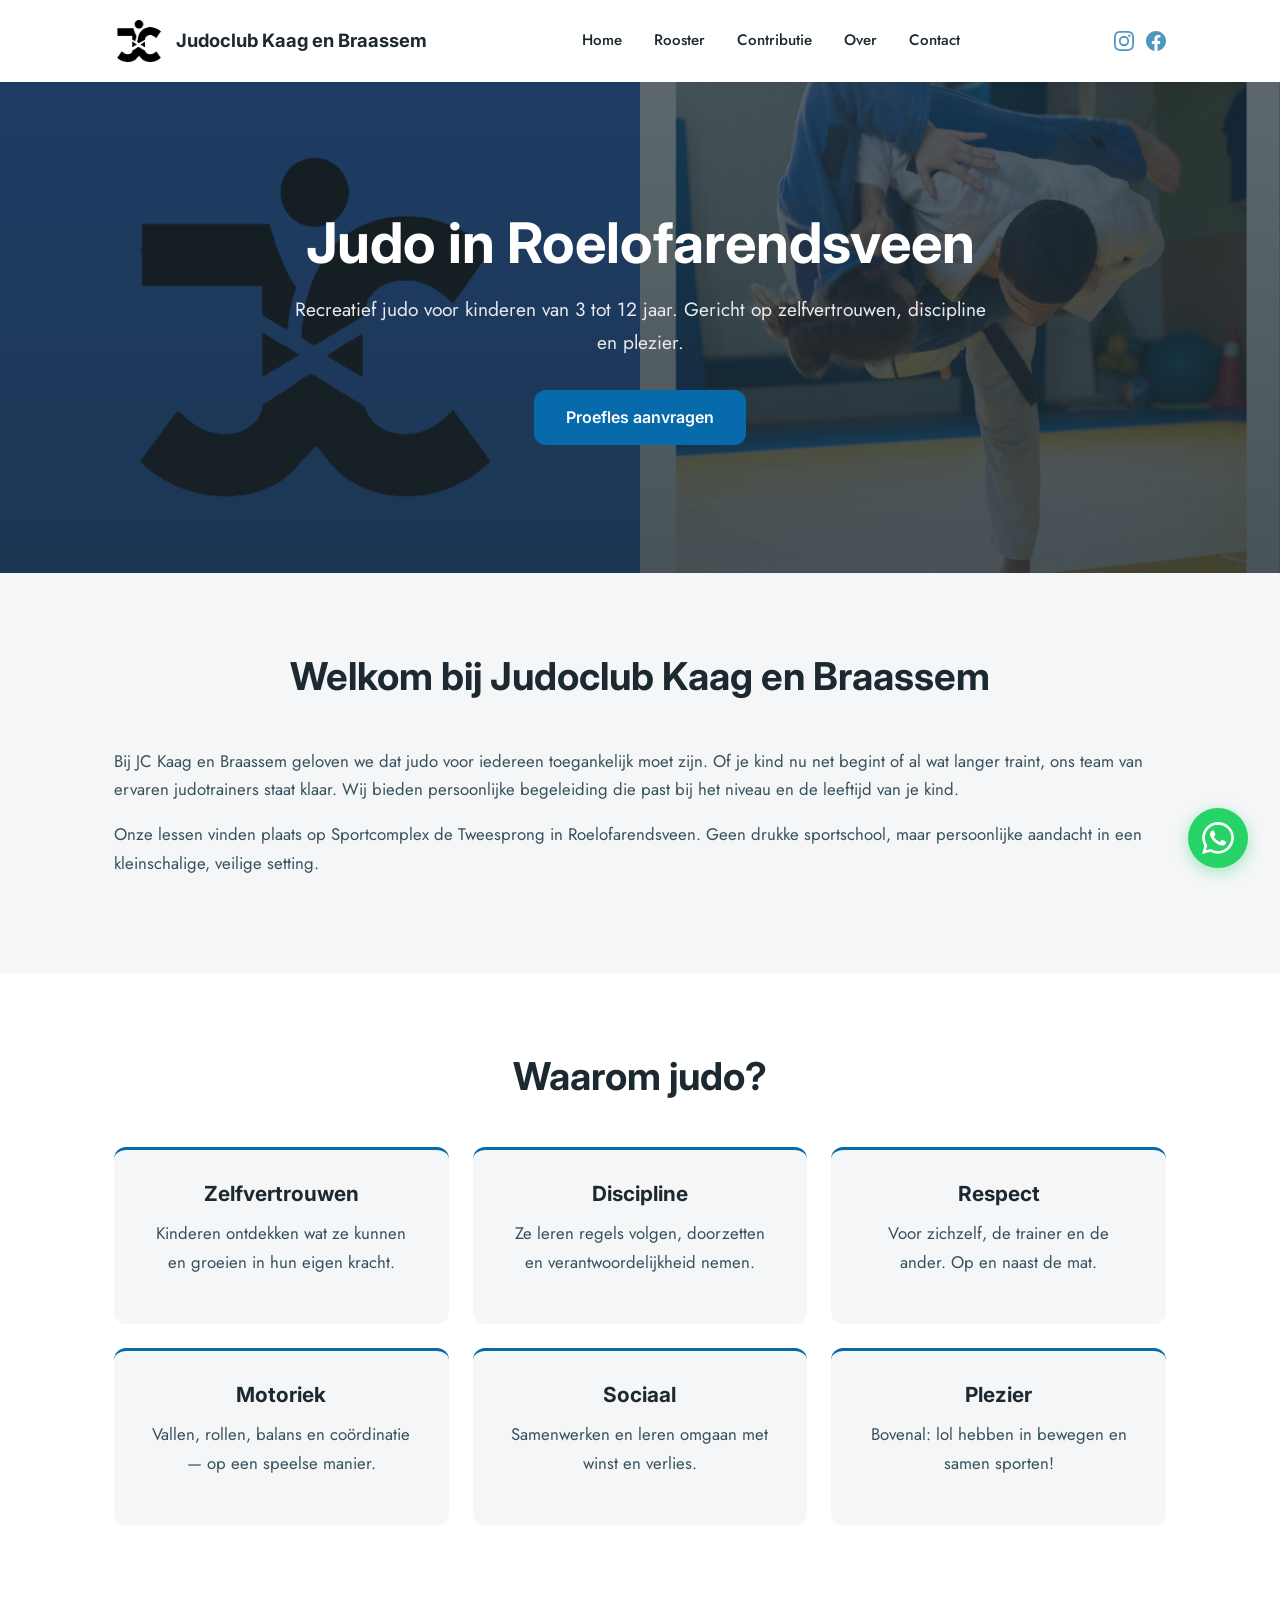
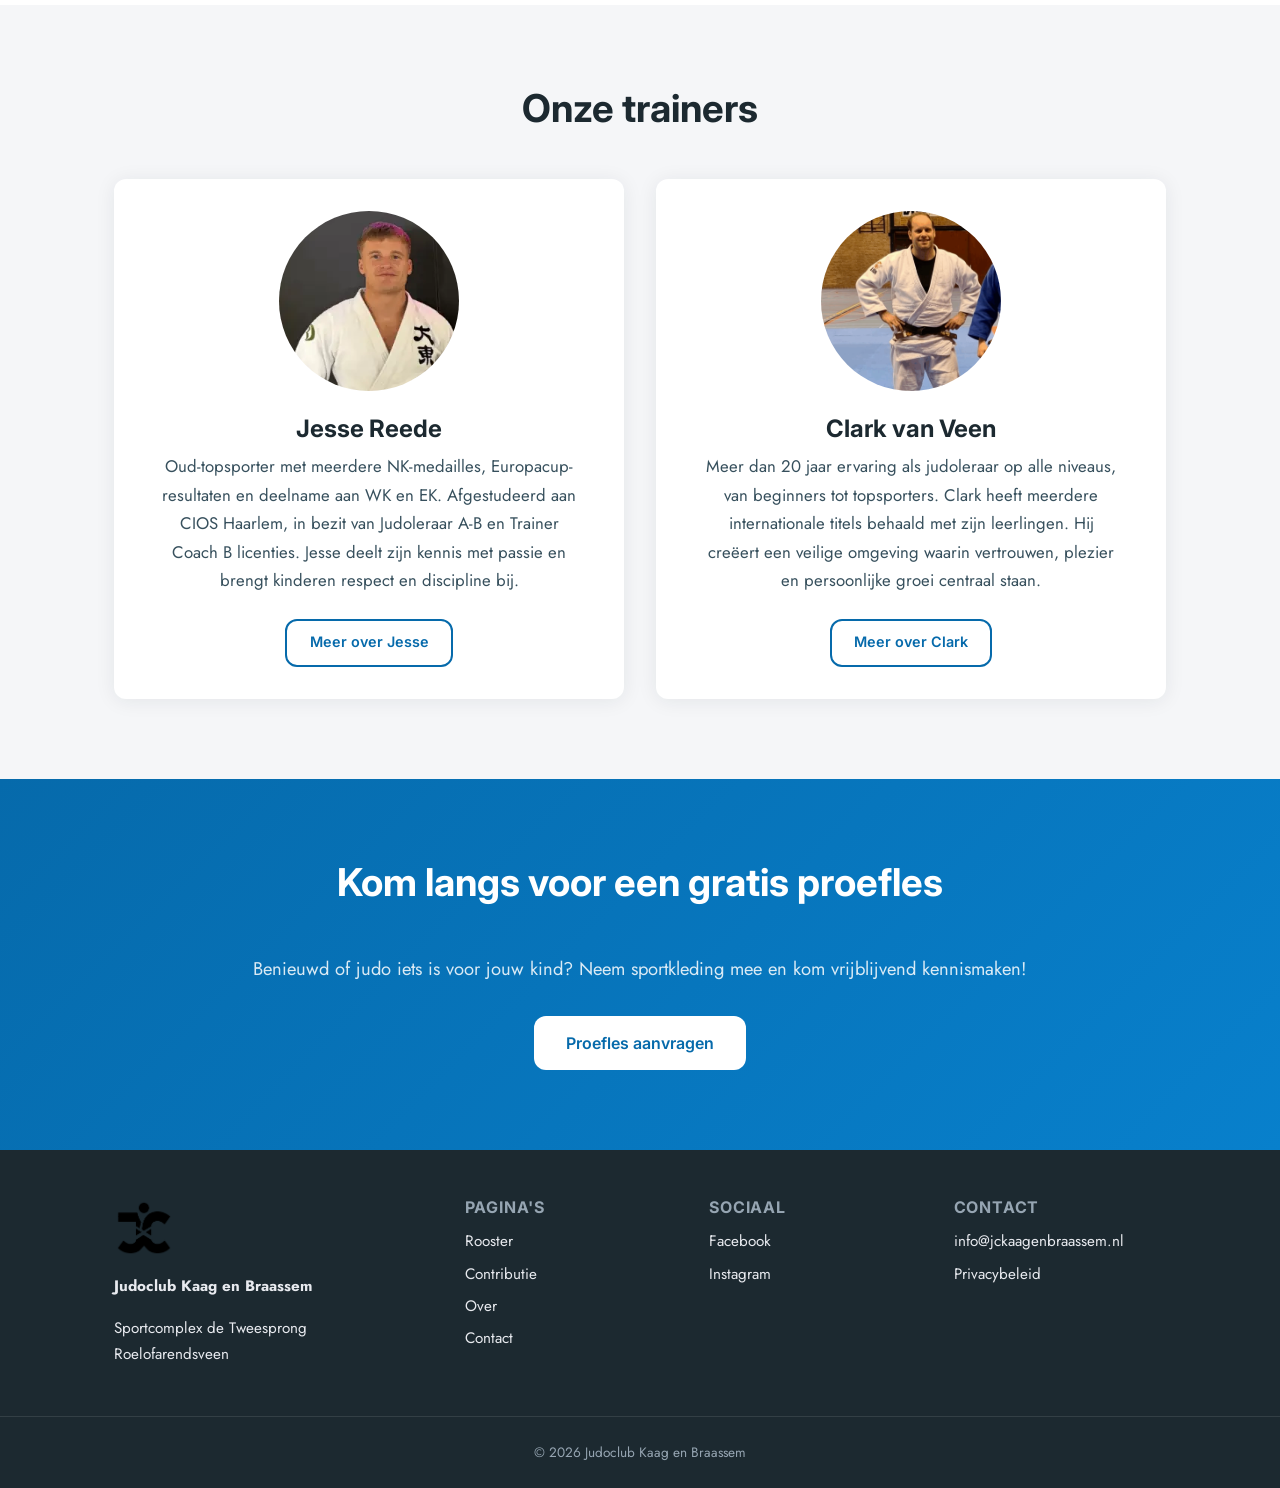
<file: index.html>
<!DOCTYPE html>
<html lang="nl">
<head>
    <meta charset="UTF-8">
    <meta name="viewport" content="width=device-width, initial-scale=1.0">
    <title>Judoclub Kaag en Braassem | Judo voor kinderen van 3 tot 12 jaar</title>
    <meta name="description" content="Judoclub Kaag en Braassem biedt recreatief judo voor kinderen van 3 tot 12 jaar in Roelofarendsveen. Gericht op zelfvertrouwen, discipline en plezier. Vraag een gratis proefles aan!">
    <meta property="og:title" content="Judoclub Kaag en Braassem | Judo voor kinderen">
    <meta property="og:description" content="Recreatief judo voor kinderen van 3 tot 12 jaar in gemeente Kaag en Braassem. Gericht op zelfvertrouwen, discipline en plezier!">
    <meta property="og:image" content="images/logo.webp">
    <meta property="og:locale" content="nl_NL">
    <meta property="og:type" content="website">
    <meta property="og:url" content="https://jckaagenbraassem.nl/">
    <meta name="twitter:card" content="summary_large_image">
    <link rel="canonical" href="https://jckaagenbraassem.nl/">
    <link rel="icon" href="images/logo.webp" type="image/webp">
    <link rel="apple-touch-icon" href="images/logo.webp">
    <link rel="preconnect" href="https://fonts.googleapis.com">
    <link rel="preconnect" href="https://fonts.gstatic.com" crossorigin>
    <link href="https://fonts.googleapis.com/css2?family=Inter:wght@400;600;700;800&family=Jost:wght@300;400;500;600&display=swap" rel="stylesheet">
    <link rel="stylesheet" href="style.css">
    <script type="application/ld+json">
{
    "@context": "https://schema.org",
    "@type": "SportsClub",
    "name": "Judoclub Kaag en Braassem",
    "description": "Recreatief judo voor kinderen van 3 tot 12 jaar in Roelofarendsveen",
    "url": "https://jckaagenbraassem.nl",
    "telephone": "+31619466093",
    "email": "info@jckaagenbraassem.nl",
    "address": {
        "@type": "PostalAddress",
        "addressLocality": "Roelofarendsveen",
        "addressRegion": "Zuid-Holland",
        "addressCountry": "NL"
    },
    "sameAs": [
        "https://www.instagram.com/judoclub_kaagenbraassem",
        "https://www.facebook.com/share/1AnvrGTB4k/"
    ]
}
    </script>
</head>
<body>

<header class="header">
    <div class="container header-inner">
        <a href="/" class="logo">
            <img src="images/logo.webp" alt="Logo Judoclub Kaag en Braassem" width="50" height="50">
            <span>Judoclub Kaag en Braassem</span>
        </a>
        <button class="menu-toggle" aria-label="Menu openen">
            <span></span><span></span><span></span>
        </button>
        <nav class="nav" aria-label="Hoofdnavigatie">
            <a href="/">Home</a>
            <a href="rooster.html">Rooster</a>
            <a href="contributie.html">Contributie</a>
            <a href="over.html">Over</a>
            <a href="contact.html">Contact</a>
        </nav>
        <div class="header-socials">
            <a href="https://www.instagram.com/judoclub_kaagenbraassem" target="_blank" rel="noopener" aria-label="Instagram"><svg viewBox="0 0 24 24" width="20" height="20"><path d="M12 2.163c3.204 0 3.584.012 4.85.07 3.252.148 4.771 1.691 4.919 4.919.058 1.265.069 1.645.069 4.849 0 3.205-.012 3.584-.069 4.849-.149 3.225-1.664 4.771-4.919 4.919-1.266.058-1.644.07-4.85.07-3.204 0-3.584-.012-4.849-.07-3.26-.149-4.771-1.699-4.919-4.92-.058-1.265-.07-1.644-.07-4.849 0-3.204.013-3.583.07-4.849.149-3.227 1.664-4.771 4.919-4.919 1.266-.057 1.645-.069 4.849-.069zM12 0C8.741 0 8.333.014 7.053.072 2.695.272.273 2.69.073 7.052.014 8.333 0 8.741 0 12c0 3.259.014 3.668.072 4.948.2 4.358 2.618 6.78 6.98 6.98C8.333 23.986 8.741 24 12 24c3.259 0 3.668-.014 4.948-.072 4.354-.2 6.782-2.618 6.979-6.98.059-1.28.073-1.689.073-4.948 0-3.259-.014-3.667-.072-4.947-.196-4.354-2.617-6.78-6.979-6.98C15.668.014 15.259 0 12 0zm0 5.838a6.162 6.162 0 100 12.324 6.162 6.162 0 000-12.324zM12 16a4 4 0 110-8 4 4 0 010 8zm6.406-11.845a1.44 1.44 0 100 2.881 1.44 1.44 0 000-2.881z"/></svg></a>
            <a href="https://www.facebook.com/share/1AnvrGTB4k/" target="_blank" rel="noopener" aria-label="Facebook"><svg viewBox="0 0 24 24" width="20" height="20"><path d="M24 12.073c0-6.627-5.373-12-12-12s-12 5.373-12 12c0 5.99 4.388 10.954 10.125 11.854v-8.385H7.078v-3.47h3.047V9.43c0-3.007 1.792-4.669 4.533-4.669 1.312 0 2.686.235 2.686.235v2.953H15.83c-1.491 0-1.956.925-1.956 1.874v2.25h3.328l-.532 3.47h-2.796v8.385C19.612 23.027 24 18.062 24 12.073z"/></svg></a>
        </div>
    </div>
</header>

<section class="hero">
    <div class="hero-content">
        <h1>Judo in Roelofarendsveen</h1>
        <p>Recreatief judo voor kinderen van 3 tot 12 jaar. Gericht op zelfvertrouwen, discipline en plezier.</p>
        <a href="contact.html" class="btn">Proefles aanvragen</a>
    </div>
</section>

<section class="section">
    <div class="container">
        <h2>Welkom bij Judoclub Kaag en Braassem</h2>
        <p>Bij JC Kaag en Braassem geloven we dat judo voor iedereen toegankelijk moet zijn. Of je kind nu net begint of al wat langer traint, ons team van ervaren judotrainers staat klaar. Wij bieden persoonlijke begeleiding die past bij het niveau en de leeftijd van je kind.</p>
        <p>Onze lessen vinden plaats op Sportcomplex de Tweesprong in Roelofarendsveen. Geen drukke sportschool, maar persoonlijke aandacht in een kleinschalige, veilige setting.</p>
    </div>
</section>

<section class="section section-alt">
    <div class="container">
        <h2>Waarom judo?</h2>
        <div class="grid-3">
            <div class="card">
                <h3>Zelfvertrouwen</h3>
                <p>Kinderen ontdekken wat ze kunnen en groeien in hun eigen kracht.</p>
            </div>
            <div class="card">
                <h3>Discipline</h3>
                <p>Ze leren regels volgen, doorzetten en verantwoordelijkheid nemen.</p>
            </div>
            <div class="card">
                <h3>Respect</h3>
                <p>Voor zichzelf, de trainer en de ander. Op en naast de mat.</p>
            </div>
            <div class="card">
                <h3>Motoriek</h3>
                <p>Vallen, rollen, balans en coördinatie — op een speelse manier.</p>
            </div>
            <div class="card">
                <h3>Sociaal</h3>
                <p>Samenwerken en leren omgaan met winst en verlies.</p>
            </div>
            <div class="card">
                <h3>Plezier</h3>
                <p>Bovenal: lol hebben in bewegen en samen sporten!</p>
            </div>
        </div>
    </div>
</section>

<section class="section">
    <div class="container">
        <h2>Onze trainers</h2>
        <div class="grid-2">
            <div class="trainer-card">
                <img src="images/jesse.webp" alt="Judotrainer Jesse Reede van Judoclub Kaag en Braassem" loading="lazy">
                <h3>Jesse Reede</h3>
                <p>Oud-topsporter met meerdere NK-medailles, Europacup-resultaten en deelname aan WK en EK. Afgestudeerd aan CIOS Haarlem, in bezit van Judoleraar A-B en Trainer Coach B licenties. Jesse deelt zijn kennis met passie en brengt kinderen respect en discipline bij.</p>
                <a href="over.html#jesse" class="btn-outline">Meer over Jesse</a>
            </div>
            <div class="trainer-card">
                <img src="images/clark.webp" alt="Judotrainer Clark van Veen van Judoclub Kaag en Braassem" loading="lazy">
                <h3>Clark van Veen</h3>
                <p>Meer dan 20 jaar ervaring als judoleraar op alle niveaus, van beginners tot topsporters. Clark heeft meerdere internationale titels behaald met zijn leerlingen. Hij creëert een veilige omgeving waarin vertrouwen, plezier en persoonlijke groei centraal staan.</p>
                <a href="over.html#clark" class="btn-outline">Meer over Clark</a>
            </div>
        </div>
    </div>
</section>

<section class="section section-cta">
    <div class="container cta-content">
        <h2>Kom langs voor een gratis proefles</h2>
        <p>Benieuwd of judo iets is voor jouw kind? Neem sportkleding mee en kom vrijblijvend kennismaken!</p>
        <a href="contact.html" class="btn btn-white">Proefles aanvragen</a>
    </div>
</section>

<footer class="footer">
    <div class="container footer-inner">
        <div class="footer-col">
            <img src="images/logo.webp" alt="Logo Judoclub Kaag en Braassem" width="60" height="60">
            <p><strong>Judoclub Kaag en Braassem</strong></p>
            <p>Sportcomplex de Tweesprong<br>Roelofarendsveen</p>
        </div>
        <div class="footer-col">
            <h4>Pagina's</h4>
            <a href="rooster.html">Rooster</a>
            <a href="contributie.html">Contributie</a>
            <a href="over.html">Over</a>
            <a href="contact.html">Contact</a>
        </div>
        <div class="footer-col">
            <h4>Sociaal</h4>
            <a href="https://www.facebook.com/share/1AnvrGTB4k/" target="_blank" rel="noopener">Facebook</a>
            <a href="https://www.instagram.com/judoclub_kaagenbraassem" target="_blank" rel="noopener">Instagram</a>
        </div>
        <div class="footer-col">
            <h4>Contact</h4>
            <a href="mailto:info@jckaagenbraassem.nl">info@jckaagenbraassem.nl</a>
            <a href="privacybeleid.html">Privacybeleid</a>
        </div>
    </div>
    <div class="footer-bottom">
        <div class="container">
            <p>&copy; 2026 Judoclub Kaag en Braassem</p>
        </div>
    </div>
</footer>

<script>
document.querySelector('.menu-toggle').addEventListener('click', function() {
    document.querySelector('.nav').classList.toggle('nav-open');
    this.classList.toggle('active');
});
</script>

<div class="whatsapp-widget"><a href="https://wa.me/31619466093" target="_blank" rel="noopener" aria-label="Chat via WhatsApp"><svg viewBox="0 0 24 24"><path d="M17.472 14.382c-.297-.149-1.758-.867-2.03-.967-.273-.099-.471-.148-.67.15-.197.297-.767.966-.94 1.164-.173.199-.347.223-.644.075-.297-.15-1.255-.463-2.39-1.475-.883-.788-1.48-1.761-1.653-2.059-.173-.297-.018-.458.13-.606.134-.133.298-.347.446-.52.149-.174.198-.298.298-.497.099-.198.05-.371-.025-.52-.075-.149-.669-1.612-.916-2.207-.242-.579-.487-.5-.669-.51-.173-.008-.371-.01-.57-.01-.198 0-.52.074-.792.372-.272.297-1.04 1.016-1.04 2.479 0 1.462 1.065 2.875 1.213 3.074.149.198 2.096 3.2 5.077 4.487.709.306 1.262.489 1.694.625.712.227 1.36.195 1.871.118.571-.085 1.758-.719 2.006-1.413.248-.694.248-1.289.173-1.413-.074-.124-.272-.198-.57-.347m-5.421 7.403h-.004a9.87 9.87 0 01-5.031-1.378l-.361-.214-3.741.982.998-3.648-.235-.374a9.86 9.86 0 01-1.51-5.26c.001-5.45 4.436-9.884 9.888-9.884 2.64 0 5.122 1.03 6.988 2.898a9.825 9.825 0 012.893 6.994c-.003 5.45-4.437 9.884-9.885 9.884m8.413-18.297A11.815 11.815 0 0012.05 0C5.495 0 .16 5.335.157 11.892c0 2.096.547 4.142 1.588 5.945L.057 24l6.305-1.654a11.882 11.882 0 005.683 1.448h.005c6.554 0 11.89-5.335 11.893-11.893a11.821 11.821 0 00-3.48-8.413z"/></svg></a></div>
</body>
</html>
</file>
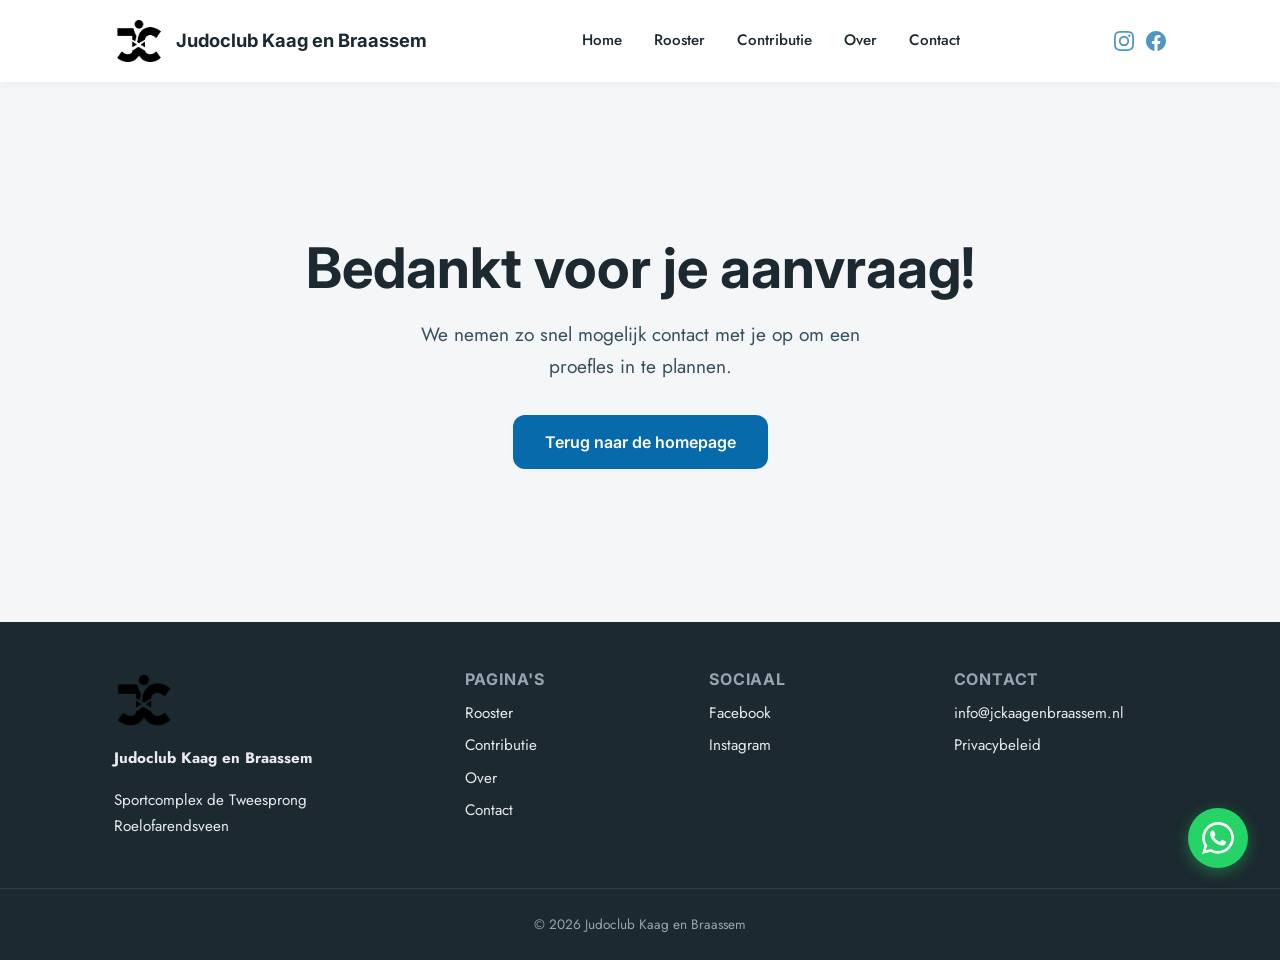
<file: bedankt.html>
<!DOCTYPE html>
<html lang="nl">
<head>
    <meta charset="UTF-8">
    <meta name="viewport" content="width=device-width, initial-scale=1.0">
    <title>Bedankt! | Judoclub Kaag en Braassem</title>
    <meta name="description" content="Bedankt voor je aanvraag bij Judoclub Kaag en Braassem. We nemen zo snel mogelijk contact met je op over de proefles voor jouw kind.">
    <meta name="robots" content="noindex, nofollow">
    <meta property="og:title" content="Bedankt! | Judoclub Kaag en Braassem">
    <meta property="og:description" content="Bedankt voor je aanvraag bij Judoclub Kaag en Braassem. We nemen zo snel mogelijk contact met je op over de proefles voor jouw kind.">
    <meta property="og:locale" content="nl_NL">
    <meta property="og:type" content="website">
    <meta property="og:url" content="https://jckaagenbraassem.nl/bedankt.html">
    <meta name="twitter:card" content="summary">
    <link rel="canonical" href="https://jckaagenbraassem.nl/bedankt.html">
    <link rel="icon" href="images/logo.webp" type="image/webp">
    <link rel="apple-touch-icon" href="images/logo.webp">
    <link rel="preconnect" href="https://fonts.googleapis.com">
    <link rel="preconnect" href="https://fonts.gstatic.com" crossorigin>
    <link href="https://fonts.googleapis.com/css2?family=Inter:wght@400;600;700;800&family=Jost:wght@300;400;500;600&display=swap" rel="stylesheet">
    <link rel="stylesheet" href="style.css">
</head>
<body>

<header class="header">
    <div class="container header-inner">
        <a href="/" class="logo">
            <img src="images/logo.webp" alt="Logo Judoclub Kaag en Braassem" width="50" height="50">
            <span>Judoclub Kaag en Braassem</span>
        </a>
        <button class="menu-toggle" aria-label="Menu openen">
            <span></span><span></span><span></span>
        </button>
        <nav class="nav" aria-label="Hoofdnavigatie">
            <a href="/">Home</a>
            <a href="rooster.html">Rooster</a>
            <a href="contributie.html">Contributie</a>
            <a href="over.html">Over</a>
            <a href="contact.html">Contact</a>
        </nav>
        <div class="header-socials">
            <a href="https://www.instagram.com/judoclub_kaagenbraassem" target="_blank" rel="noopener" aria-label="Instagram"><svg viewBox="0 0 24 24" width="20" height="20"><path d="M12 2.163c3.204 0 3.584.012 4.85.07 3.252.148 4.771 1.691 4.919 4.919.058 1.265.069 1.645.069 4.849 0 3.205-.012 3.584-.069 4.849-.149 3.225-1.664 4.771-4.919 4.919-1.266.058-1.644.07-4.85.07-3.204 0-3.584-.012-4.849-.07-3.26-.149-4.771-1.699-4.919-4.92-.058-1.265-.07-1.644-.07-4.849 0-3.204.013-3.583.07-4.849.149-3.227 1.664-4.771 4.919-4.919 1.266-.057 1.645-.069 4.849-.069zM12 0C8.741 0 8.333.014 7.053.072 2.695.272.273 2.69.073 7.052.014 8.333 0 8.741 0 12c0 3.259.014 3.668.072 4.948.2 4.358 2.618 6.78 6.98 6.98C8.333 23.986 8.741 24 12 24c3.259 0 3.668-.014 4.948-.072 4.354-.2 6.782-2.618 6.979-6.98.059-1.28.073-1.689.073-4.948 0-3.259-.014-3.667-.072-4.947-.196-4.354-2.617-6.78-6.979-6.98C15.668.014 15.259 0 12 0zm0 5.838a6.162 6.162 0 100 12.324 6.162 6.162 0 000-12.324zM12 16a4 4 0 110-8 4 4 0 010 8zm6.406-11.845a1.44 1.44 0 100 2.881 1.44 1.44 0 000-2.881z"/></svg></a>
            <a href="https://www.facebook.com/share/1AnvrGTB4k/" target="_blank" rel="noopener" aria-label="Facebook"><svg viewBox="0 0 24 24" width="20" height="20"><path d="M24 12.073c0-6.627-5.373-12-12-12s-12 5.373-12 12c0 5.99 4.388 10.954 10.125 11.854v-8.385H7.078v-3.47h3.047V9.43c0-3.007 1.792-4.669 4.533-4.669 1.312 0 2.686.235 2.686.235v2.953H15.83c-1.491 0-1.956.925-1.956 1.874v2.25h3.328l-.532 3.47h-2.796v8.385C19.612 23.027 24 18.062 24 12.073z"/></svg></a>
        </div>
    </div>
</header>

<section class="section" style="min-height: 60vh; display: flex; align-items: center;">
    <div class="container" style="text-align: center;">
        <h1>Bedankt voor je aanvraag!</h1>
        <p style="font-size: 1.2rem; max-width: 500px; margin: 1rem auto 2rem;">We nemen zo snel mogelijk contact met je op om een proefles in te plannen.</p>
        <a href="/" class="btn">Terug naar de homepage</a>
    </div>
</section>

<footer class="footer">
    <div class="container footer-inner">
        <div class="footer-col">
            <img src="images/logo.webp" alt="Logo Judoclub Kaag en Braassem" width="60" height="60">
            <p><strong>Judoclub Kaag en Braassem</strong></p>
            <p>Sportcomplex de Tweesprong<br>Roelofarendsveen</p>
        </div>
        <div class="footer-col">
            <h4>Pagina's</h4>
            <a href="rooster.html">Rooster</a>
            <a href="contributie.html">Contributie</a>
            <a href="over.html">Over</a>
            <a href="contact.html">Contact</a>
        </div>
        <div class="footer-col">
            <h4>Sociaal</h4>
            <a href="https://www.facebook.com/share/1AnvrGTB4k/" target="_blank" rel="noopener">Facebook</a>
            <a href="https://www.instagram.com/judoclub_kaagenbraassem" target="_blank" rel="noopener">Instagram</a>
        </div>
        <div class="footer-col">
            <h4>Contact</h4>
            <a href="mailto:info@jckaagenbraassem.nl">info@jckaagenbraassem.nl</a>
            <a href="privacybeleid.html">Privacybeleid</a>
        </div>
    </div>
    <div class="footer-bottom">
        <div class="container">
            <p>&copy; 2026 Judoclub Kaag en Braassem</p>
        </div>
    </div>
</footer>

<script>
document.querySelector('.menu-toggle').addEventListener('click', function() {
    document.querySelector('.nav').classList.toggle('nav-open');
    this.classList.toggle('active');
});
</script>

<div class="whatsapp-widget"><a href="https://wa.me/31619466093" target="_blank" rel="noopener" aria-label="Chat via WhatsApp"><svg viewBox="0 0 24 24"><path d="M17.472 14.382c-.297-.149-1.758-.867-2.03-.967-.273-.099-.471-.148-.67.15-.197.297-.767.966-.94 1.164-.173.199-.347.223-.644.075-.297-.15-1.255-.463-2.39-1.475-.883-.788-1.48-1.761-1.653-2.059-.173-.297-.018-.458.13-.606.134-.133.298-.347.446-.52.149-.174.198-.298.298-.497.099-.198.05-.371-.025-.52-.075-.149-.669-1.612-.916-2.207-.242-.579-.487-.5-.669-.51-.173-.008-.371-.01-.57-.01-.198 0-.52.074-.792.372-.272.297-1.04 1.016-1.04 2.479 0 1.462 1.065 2.875 1.213 3.074.149.198 2.096 3.2 5.077 4.487.709.306 1.262.489 1.694.625.712.227 1.36.195 1.871.118.571-.085 1.758-.719 2.006-1.413.248-.694.248-1.289.173-1.413-.074-.124-.272-.198-.57-.347m-5.421 7.403h-.004a9.87 9.87 0 01-5.031-1.378l-.361-.214-3.741.982.998-3.648-.235-.374a9.86 9.86 0 01-1.51-5.26c.001-5.45 4.436-9.884 9.888-9.884 2.64 0 5.122 1.03 6.988 2.898a9.825 9.825 0 012.893 6.994c-.003 5.45-4.437 9.884-9.885 9.884m8.413-18.297A11.815 11.815 0 0012.05 0C5.495 0 .16 5.335.157 11.892c0 2.096.547 4.142 1.588 5.945L.057 24l6.305-1.654a11.882 11.882 0 005.683 1.448h.005c6.554 0 11.89-5.335 11.893-11.893a11.821 11.821 0 00-3.48-8.413z"/></svg></a></div>
</body>
</html>
</file>
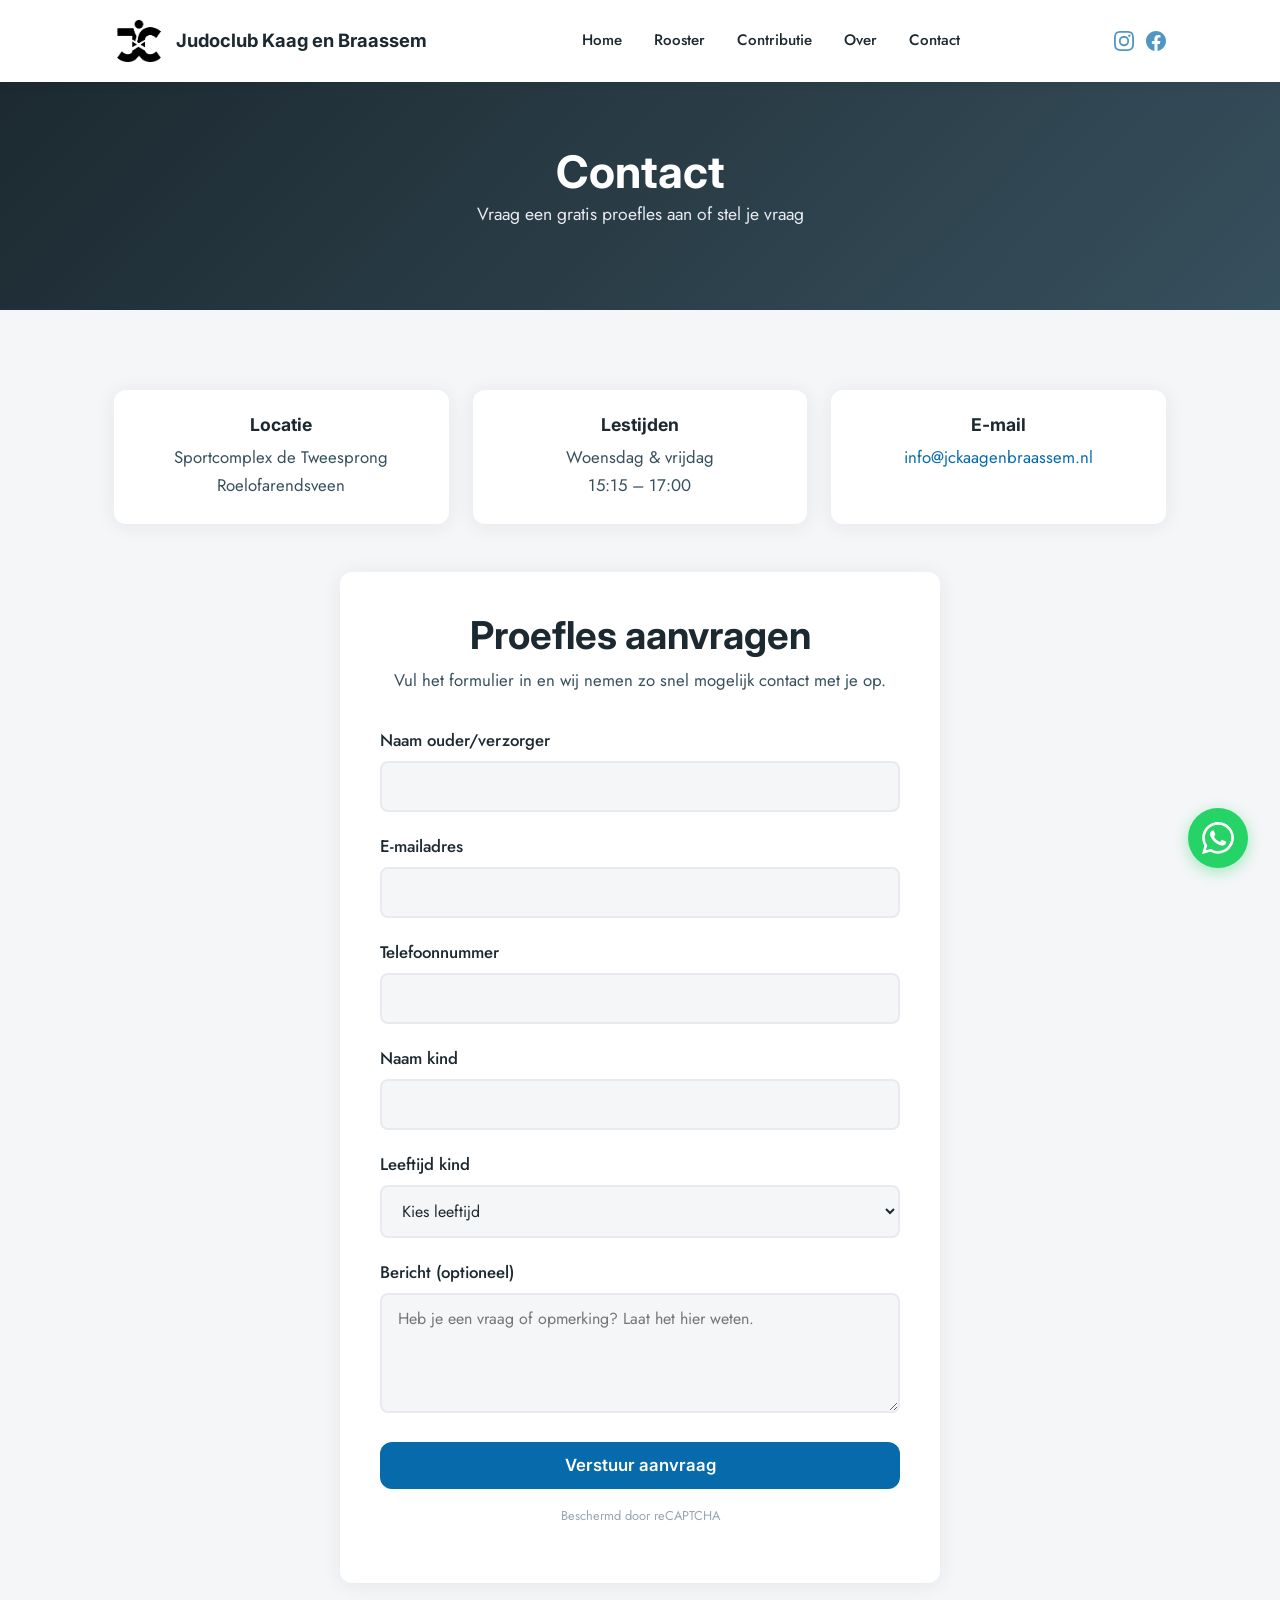
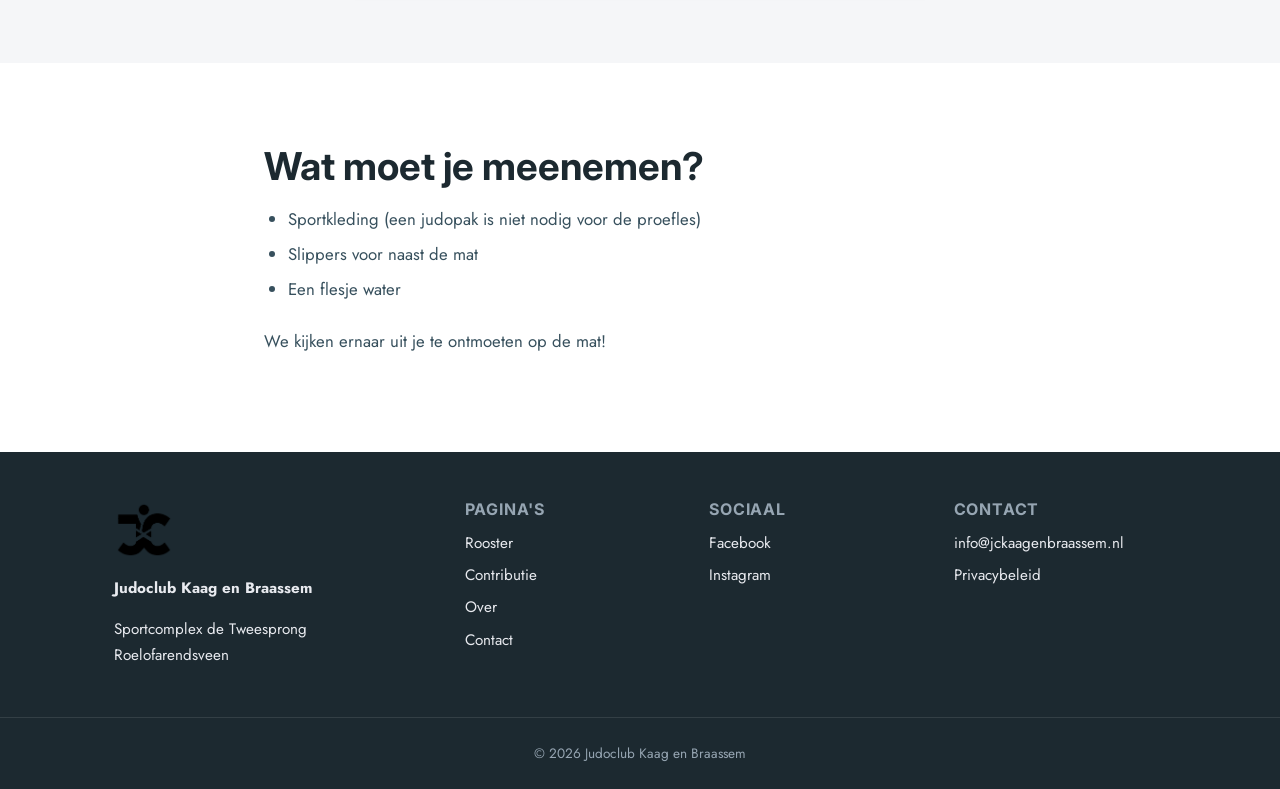
<file: contact.html>
<!DOCTYPE html>
<html lang="nl">
<head>
    <meta charset="UTF-8">
    <meta name="viewport" content="width=device-width, initial-scale=1.0">
    <title>Contact | Judoclub Kaag en Braassem</title>
    <meta name="description" content="Neem contact op met Judoclub Kaag en Braassem. Vragen over judolessen, een proefles aanvragen of meer informatie? Wij helpen je graag!">
    <meta property="og:title" content="Contact | Judoclub Kaag en Braassem">
    <meta property="og:description" content="Neem contact op met Judoclub Kaag en Braassem. Vragen over judolessen, een proefles aanvragen of meer informatie? Wij helpen je graag!">
    <meta property="og:locale" content="nl_NL">
    <meta property="og:type" content="website">
    <meta property="og:url" content="https://jckaagenbraassem.nl/contact.html">
    <meta name="twitter:card" content="summary">
    <link rel="canonical" href="https://jckaagenbraassem.nl/contact.html">
    <link rel="icon" href="images/logo.webp" type="image/webp">
    <link rel="apple-touch-icon" href="images/logo.webp">
    <link rel="preconnect" href="https://fonts.googleapis.com">
    <link rel="preconnect" href="https://fonts.gstatic.com" crossorigin>
    <link href="https://fonts.googleapis.com/css2?family=Inter:wght@400;600;700;800&family=Jost:wght@300;400;500;600&display=swap" rel="stylesheet">
    <link rel="stylesheet" href="style.css">
    <script src="https://www.google.com/recaptcha/api.js?render=HIER_JE_SITE_KEY"></script>
</head>
<body>

<header class="header">
    <div class="container header-inner">
        <a href="/" class="logo">
            <img src="images/logo.webp" alt="Logo Judoclub Kaag en Braassem" width="50" height="50">
            <span>Judoclub Kaag en Braassem</span>
        </a>
        <button class="menu-toggle" aria-label="Menu openen">
            <span></span><span></span><span></span>
        </button>
        <nav class="nav" aria-label="Hoofdnavigatie">
            <a href="/">Home</a>
            <a href="rooster.html">Rooster</a>
            <a href="contributie.html">Contributie</a>
            <a href="over.html">Over</a>
            <a href="contact.html">Contact</a>
        </nav>
        <div class="header-socials">
            <a href="https://www.instagram.com/judoclub_kaagenbraassem" target="_blank" rel="noopener" aria-label="Instagram"><svg viewBox="0 0 24 24" width="20" height="20"><path d="M12 2.163c3.204 0 3.584.012 4.85.07 3.252.148 4.771 1.691 4.919 4.919.058 1.265.069 1.645.069 4.849 0 3.205-.012 3.584-.069 4.849-.149 3.225-1.664 4.771-4.919 4.919-1.266.058-1.644.07-4.85.07-3.204 0-3.584-.012-4.849-.07-3.26-.149-4.771-1.699-4.919-4.92-.058-1.265-.07-1.644-.07-4.849 0-3.204.013-3.583.07-4.849.149-3.227 1.664-4.771 4.919-4.919 1.266-.057 1.645-.069 4.849-.069zM12 0C8.741 0 8.333.014 7.053.072 2.695.272.273 2.69.073 7.052.014 8.333 0 8.741 0 12c0 3.259.014 3.668.072 4.948.2 4.358 2.618 6.78 6.98 6.98C8.333 23.986 8.741 24 12 24c3.259 0 3.668-.014 4.948-.072 4.354-.2 6.782-2.618 6.979-6.98.059-1.28.073-1.689.073-4.948 0-3.259-.014-3.667-.072-4.947-.196-4.354-2.617-6.78-6.979-6.98C15.668.014 15.259 0 12 0zm0 5.838a6.162 6.162 0 100 12.324 6.162 6.162 0 000-12.324zM12 16a4 4 0 110-8 4 4 0 010 8zm6.406-11.845a1.44 1.44 0 100 2.881 1.44 1.44 0 000-2.881z"/></svg></a>
            <a href="https://www.facebook.com/share/1AnvrGTB4k/" target="_blank" rel="noopener" aria-label="Facebook"><svg viewBox="0 0 24 24" width="20" height="20"><path d="M24 12.073c0-6.627-5.373-12-12-12s-12 5.373-12 12c0 5.99 4.388 10.954 10.125 11.854v-8.385H7.078v-3.47h3.047V9.43c0-3.007 1.792-4.669 4.533-4.669 1.312 0 2.686.235 2.686.235v2.953H15.83c-1.491 0-1.956.925-1.956 1.874v2.25h3.328l-.532 3.47h-2.796v8.385C19.612 23.027 24 18.062 24 12.073z"/></svg></a>
        </div>
    </div>
</header>

<div class="page-header">
    <h1>Contact</h1>
    <p>Vraag een gratis proefles aan of stel je vraag</p>
</div>

<section class="section">
    <div class="container">
        <div class="info-grid">
            <div class="info-card">
                <h3>Locatie</h3>
                <p>Sportcomplex de Tweesprong<br>Roelofarendsveen</p>
            </div>
            <div class="info-card">
                <h3>Lestijden</h3>
                <p>Woensdag &amp; vrijdag<br>15:15 – 17:00</p>
            </div>
            <div class="info-card">
                <h3>E-mail</h3>
                <p><a href="mailto:info@jckaagenbraassem.nl">info@jckaagenbraassem.nl</a></p>
            </div>
        </div>

        <div class="contact-form">
            <h2 style="text-align: center; margin-bottom: 0.5rem;">Proefles aanvragen</h2>
            <p style="text-align: center; margin-bottom: 2rem;">Vul het formulier in en wij nemen zo snel mogelijk contact met je op.</p>

            <div id="form-status"></div>
            <form id="contact-form" action="verzend.php" method="POST">
                <input type="hidden" name="g-recaptcha-response" id="recaptcha-response">
                <div class="form-group">
                    <label for="naam">Naam ouder/verzorger</label>
                    <input type="text" id="naam" name="naam" required>
                </div>
                <div class="form-group">
                    <label for="email">E-mailadres</label>
                    <input type="email" id="email" name="email" required>
                </div>
                <div class="form-group">
                    <label for="telefoon">Telefoonnummer</label>
                    <input type="tel" id="telefoon" name="telefoon">
                </div>
                <div class="form-group">
                    <label for="kind-naam">Naam kind</label>
                    <input type="text" id="kind-naam" name="kind-naam" required>
                </div>
                <div class="form-group">
                    <label for="leeftijd">Leeftijd kind</label>
                    <select id="leeftijd" name="leeftijd" required>
                        <option value="">Kies leeftijd</option>
                        <option value="3">3 jaar</option>
                        <option value="4">4 jaar</option>
                        <option value="5">5 jaar</option>
                        <option value="6">6 jaar</option>
                        <option value="7">7 jaar</option>
                        <option value="8">8 jaar</option>
                        <option value="9">9 jaar</option>
                        <option value="10">10 jaar</option>
                        <option value="11">11 jaar</option>
                        <option value="12">12 jaar</option>
                    </select>
                </div>
                <div class="form-group">
                    <label for="bericht">Bericht (optioneel)</label>
                    <textarea id="bericht" name="bericht" placeholder="Heb je een vraag of opmerking? Laat het hier weten."></textarea>
                </div>
                <button type="submit" class="btn">Verstuur aanvraag</button>
                <p style="font-size: 0.8rem; color: var(--text-muted); margin-top: 1rem; text-align: center;">Beschermd door reCAPTCHA</p>
            </form>
        </div>
    </div>
</section>

<section class="section section-alt">
    <div class="container content">
        <h2>Wat moet je meenemen?</h2>
        <ul>
            <li>Sportkleding (een judopak is niet nodig voor de proefles)</li>
            <li>Slippers voor naast de mat</li>
            <li>Een flesje water</li>
        </ul>
        <p>We kijken ernaar uit je te ontmoeten op de mat!</p>
    </div>
</section>

<footer class="footer">
    <div class="container footer-inner">
        <div class="footer-col">
            <img src="images/logo.webp" alt="Logo Judoclub Kaag en Braassem" width="60" height="60">
            <p><strong>Judoclub Kaag en Braassem</strong></p>
            <p>Sportcomplex de Tweesprong<br>Roelofarendsveen</p>
        </div>
        <div class="footer-col">
            <h4>Pagina's</h4>
            <a href="rooster.html">Rooster</a>
            <a href="contributie.html">Contributie</a>
            <a href="over.html">Over</a>
            <a href="contact.html">Contact</a>
        </div>
        <div class="footer-col">
            <h4>Sociaal</h4>
            <a href="https://www.facebook.com/share/1AnvrGTB4k/" target="_blank" rel="noopener">Facebook</a>
            <a href="https://www.instagram.com/judoclub_kaagenbraassem" target="_blank" rel="noopener">Instagram</a>
        </div>
        <div class="footer-col">
            <h4>Contact</h4>
            <a href="mailto:info@jckaagenbraassem.nl">info@jckaagenbraassem.nl</a>
            <a href="privacybeleid.html">Privacybeleid</a>
        </div>
    </div>
    <div class="footer-bottom">
        <div class="container">
            <p>&copy; 2026 Judoclub Kaag en Braassem</p>
        </div>
    </div>
</footer>

<script>
document.querySelector('.menu-toggle').addEventListener('click', function() {
    document.querySelector('.nav').classList.toggle('nav-open');
    this.classList.toggle('active');
});

// reCAPTCHA v3
document.getElementById('contact-form').addEventListener('submit', function(e) {
    e.preventDefault();
    var form = this;
    grecaptcha.ready(function() {
        grecaptcha.execute('HIER_JE_SITE_KEY', {action: 'submit'}).then(function(token) {
            document.getElementById('recaptcha-response').value = token;
            form.submit();
        });
    });
});

// Toon foutmelding als die er is
var params = new URLSearchParams(window.location.search);
if (params.get('status') === 'error') {
    document.getElementById('form-status').innerHTML = '<p style="color: #c0392b; text-align: center; padding: 1rem; background: #fde8e8; border-radius: 8px; margin-bottom: 1rem;">Er ging iets mis. Probeer het opnieuw of mail naar info@jckaagenbraassem.nl.</p>';
}
if (params.get('status') === 'captcha') {
    document.getElementById('form-status').innerHTML = '<p style="color: #c0392b; text-align: center; padding: 1rem; background: #fde8e8; border-radius: 8px; margin-bottom: 1rem;">Captcha verificatie mislukt. Probeer het opnieuw.</p>';
}
</script>

<div class="whatsapp-widget"><a href="https://wa.me/31619466093" target="_blank" rel="noopener" aria-label="Chat via WhatsApp"><svg viewBox="0 0 24 24"><path d="M17.472 14.382c-.297-.149-1.758-.867-2.03-.967-.273-.099-.471-.148-.67.15-.197.297-.767.966-.94 1.164-.173.199-.347.223-.644.075-.297-.15-1.255-.463-2.39-1.475-.883-.788-1.48-1.761-1.653-2.059-.173-.297-.018-.458.13-.606.134-.133.298-.347.446-.52.149-.174.198-.298.298-.497.099-.198.05-.371-.025-.52-.075-.149-.669-1.612-.916-2.207-.242-.579-.487-.5-.669-.51-.173-.008-.371-.01-.57-.01-.198 0-.52.074-.792.372-.272.297-1.04 1.016-1.04 2.479 0 1.462 1.065 2.875 1.213 3.074.149.198 2.096 3.2 5.077 4.487.709.306 1.262.489 1.694.625.712.227 1.36.195 1.871.118.571-.085 1.758-.719 2.006-1.413.248-.694.248-1.289.173-1.413-.074-.124-.272-.198-.57-.347m-5.421 7.403h-.004a9.87 9.87 0 01-5.031-1.378l-.361-.214-3.741.982.998-3.648-.235-.374a9.86 9.86 0 01-1.51-5.26c.001-5.45 4.436-9.884 9.888-9.884 2.64 0 5.122 1.03 6.988 2.898a9.825 9.825 0 012.893 6.994c-.003 5.45-4.437 9.884-9.885 9.884m8.413-18.297A11.815 11.815 0 0012.05 0C5.495 0 .16 5.335.157 11.892c0 2.096.547 4.142 1.588 5.945L.057 24l6.305-1.654a11.882 11.882 0 005.683 1.448h.005c6.554 0 11.89-5.335 11.893-11.893a11.821 11.821 0 00-3.48-8.413z"/></svg></a></div>
</body>
</html>
</file>
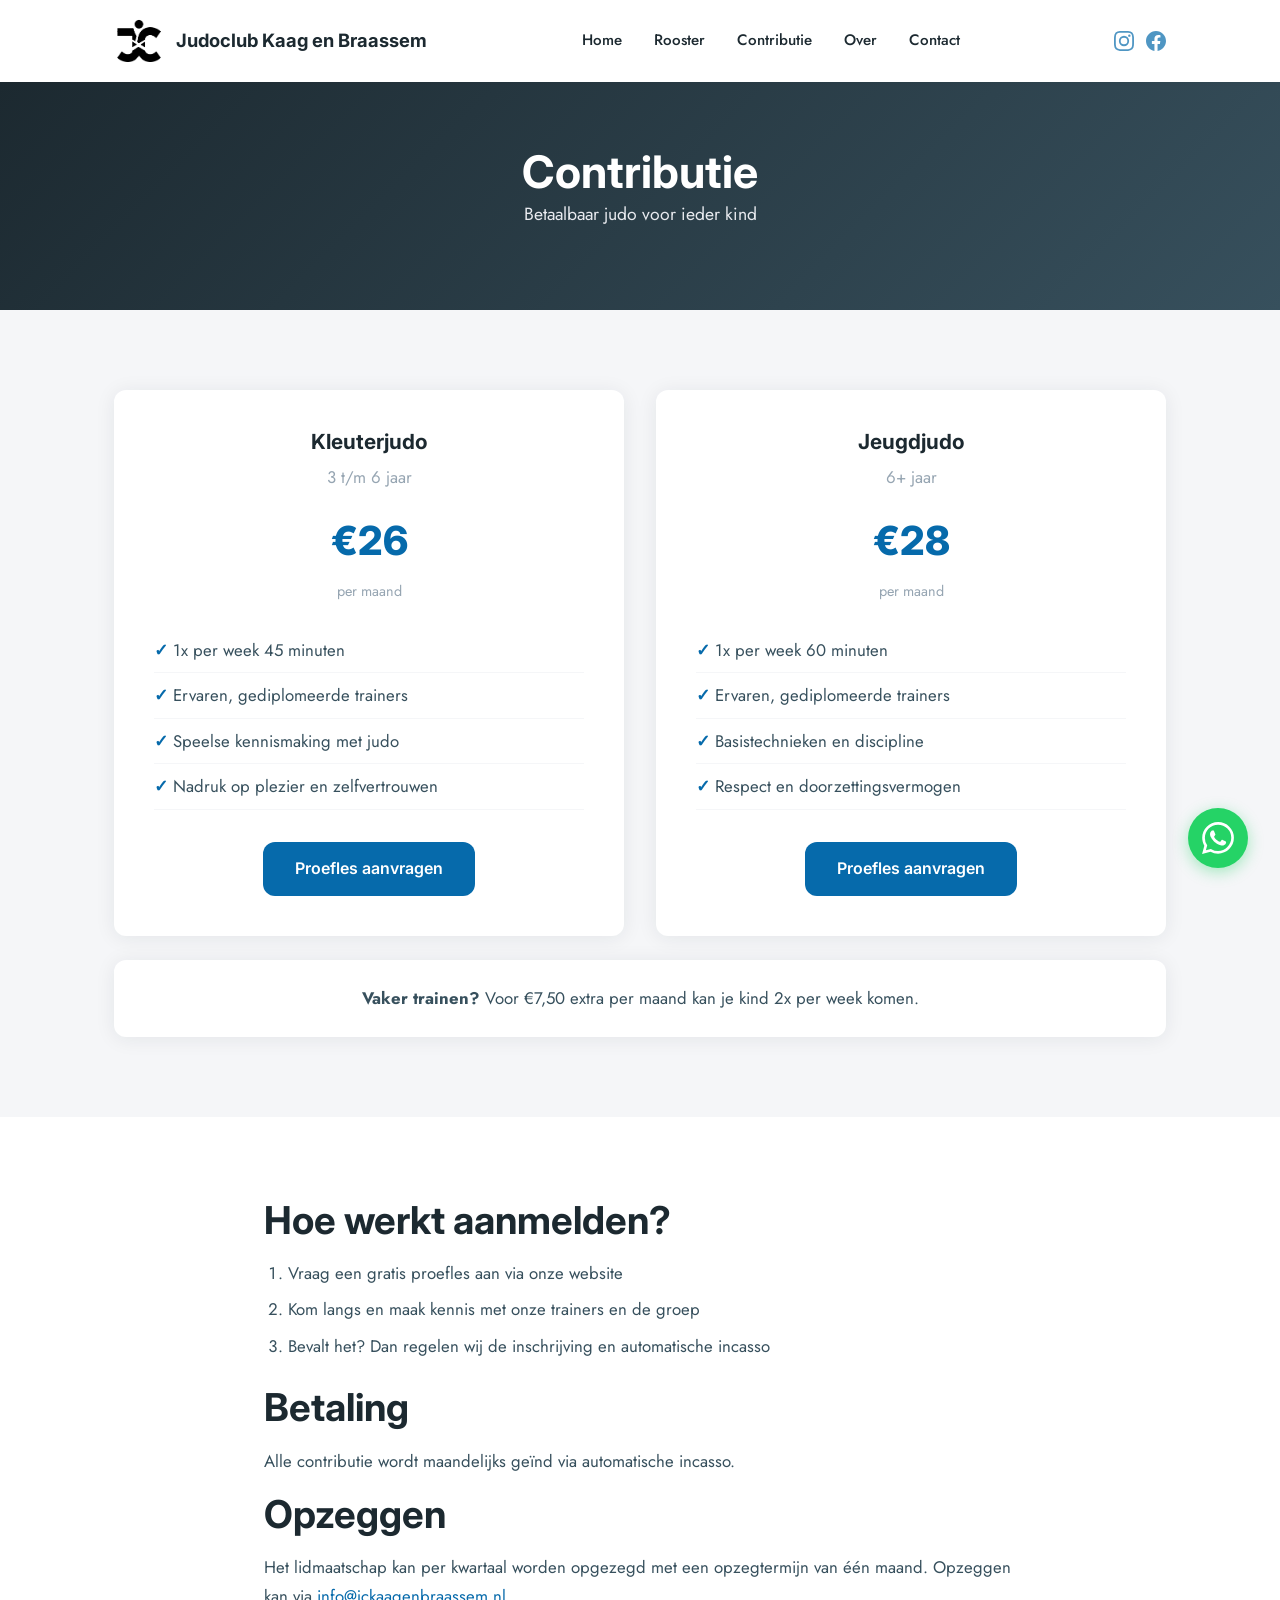
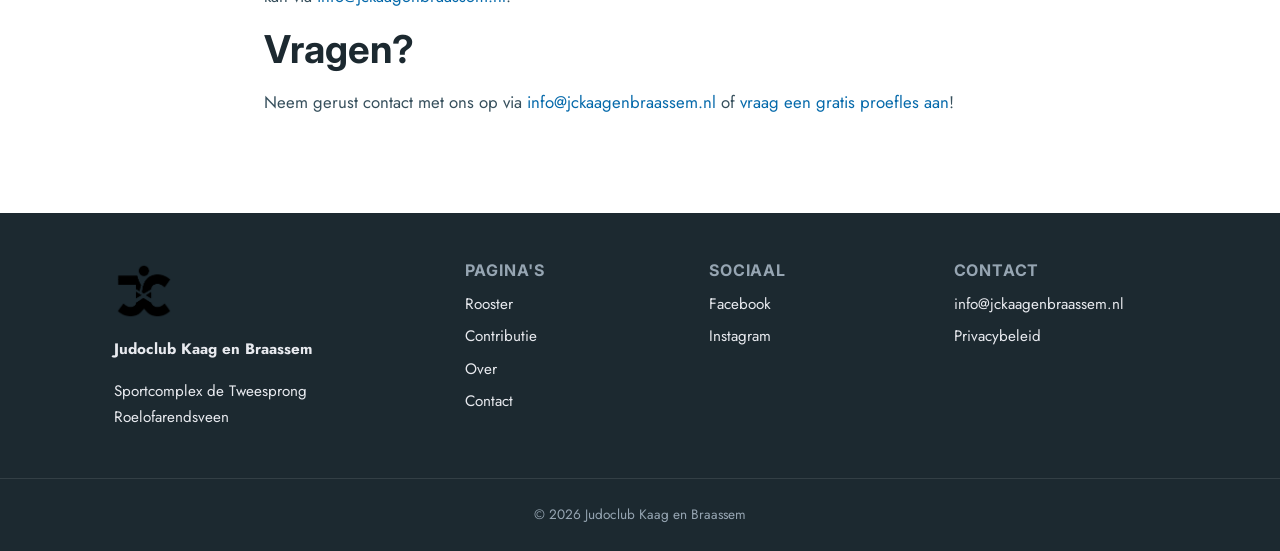
<file: contributie.html>
<!DOCTYPE html>
<html lang="nl">
<head>
    <meta charset="UTF-8">
    <meta name="viewport" content="width=device-width, initial-scale=1.0">
    <title>Contributie & Lidmaatschap | Judoclub Kaag en Braassem</title>
    <meta name="description" content="Bekijk de contributie en lidmaatschapsopties van Judoclub Kaag en Braassem. Betaalbaar judo voor kinderen van 3 tot 12 jaar in Roelofarendsveen. Inclusief kleuterjudo en jeugdjudo tarieven.">
    <meta property="og:title" content="Contributie & Lidmaatschap | Judoclub Kaag en Braassem">
    <meta property="og:description" content="Bekijk de contributie en lidmaatschapsopties van Judoclub Kaag en Braassem. Betaalbaar judo voor kinderen van 3 tot 12 jaar in Roelofarendsveen. Inclusief kleuterjudo en jeugdjudo tarieven.">
    <meta property="og:locale" content="nl_NL">
    <meta property="og:type" content="website">
    <meta property="og:url" content="https://jckaagenbraassem.nl/contributie.html">
    <meta name="twitter:card" content="summary">
    <link rel="canonical" href="https://jckaagenbraassem.nl/contributie.html">
    <link rel="icon" href="images/logo.webp" type="image/webp">
    <link rel="apple-touch-icon" href="images/logo.webp">
    <link rel="preconnect" href="https://fonts.googleapis.com">
    <link rel="preconnect" href="https://fonts.gstatic.com" crossorigin>
    <link href="https://fonts.googleapis.com/css2?family=Inter:wght@400;600;700;800&family=Jost:wght@300;400;500;600&display=swap" rel="stylesheet">
    <link rel="stylesheet" href="style.css">
</head>
<body>

<header class="header">
    <div class="container header-inner">
        <a href="/" class="logo">
            <img src="images/logo.webp" alt="Logo Judoclub Kaag en Braassem" width="50" height="50">
            <span>Judoclub Kaag en Braassem</span>
        </a>
        <button class="menu-toggle" aria-label="Menu openen">
            <span></span><span></span><span></span>
        </button>
        <nav class="nav" aria-label="Hoofdnavigatie">
            <a href="/">Home</a>
            <a href="rooster.html">Rooster</a>
            <a href="contributie.html">Contributie</a>
            <a href="over.html">Over</a>
            <a href="contact.html">Contact</a>
        </nav>
        <div class="header-socials">
            <a href="https://www.instagram.com/judoclub_kaagenbraassem" target="_blank" rel="noopener" aria-label="Instagram"><svg viewBox="0 0 24 24" width="20" height="20"><path d="M12 2.163c3.204 0 3.584.012 4.85.07 3.252.148 4.771 1.691 4.919 4.919.058 1.265.069 1.645.069 4.849 0 3.205-.012 3.584-.069 4.849-.149 3.225-1.664 4.771-4.919 4.919-1.266.058-1.644.07-4.85.07-3.204 0-3.584-.012-4.849-.07-3.26-.149-4.771-1.699-4.919-4.92-.058-1.265-.07-1.644-.07-4.849 0-3.204.013-3.583.07-4.849.149-3.227 1.664-4.771 4.919-4.919 1.266-.057 1.645-.069 4.849-.069zM12 0C8.741 0 8.333.014 7.053.072 2.695.272.273 2.69.073 7.052.014 8.333 0 8.741 0 12c0 3.259.014 3.668.072 4.948.2 4.358 2.618 6.78 6.98 6.98C8.333 23.986 8.741 24 12 24c3.259 0 3.668-.014 4.948-.072 4.354-.2 6.782-2.618 6.979-6.98.059-1.28.073-1.689.073-4.948 0-3.259-.014-3.667-.072-4.947-.196-4.354-2.617-6.78-6.979-6.98C15.668.014 15.259 0 12 0zm0 5.838a6.162 6.162 0 100 12.324 6.162 6.162 0 000-12.324zM12 16a4 4 0 110-8 4 4 0 010 8zm6.406-11.845a1.44 1.44 0 100 2.881 1.44 1.44 0 000-2.881z"/></svg></a>
            <a href="https://www.facebook.com/share/1AnvrGTB4k/" target="_blank" rel="noopener" aria-label="Facebook"><svg viewBox="0 0 24 24" width="20" height="20"><path d="M24 12.073c0-6.627-5.373-12-12-12s-12 5.373-12 12c0 5.99 4.388 10.954 10.125 11.854v-8.385H7.078v-3.47h3.047V9.43c0-3.007 1.792-4.669 4.533-4.669 1.312 0 2.686.235 2.686.235v2.953H15.83c-1.491 0-1.956.925-1.956 1.874v2.25h3.328l-.532 3.47h-2.796v8.385C19.612 23.027 24 18.062 24 12.073z"/></svg></a>
        </div>
    </div>
</header>

<div class="page-header">
    <h1>Contributie</h1>
    <p>Betaalbaar judo voor ieder kind</p>
</div>

<section class="section">
    <div class="container">
        <div class="grid-2">
            <div class="pricing-card">
                <h3>Kleuterjudo</h3>
                <p style="color: var(--text-muted);">3 t/m 6 jaar</p>
                <div class="price">&euro;26</div>
                <div class="period">per maand</div>
                <ul>
                    <li>1x per week 45 minuten</li>
                    <li>Ervaren, gediplomeerde trainers</li>
                    <li>Speelse kennismaking met judo</li>
                    <li>Nadruk op plezier en zelfvertrouwen</li>
                </ul>
                <a href="contact.html" class="btn">Proefles aanvragen</a>
            </div>
            <div class="pricing-card">
                <h3>Jeugdjudo</h3>
                <p style="color: var(--text-muted);">6+ jaar</p>
                <div class="price">&euro;28</div>
                <div class="period">per maand</div>
                <ul>
                    <li>1x per week 60 minuten</li>
                    <li>Ervaren, gediplomeerde trainers</li>
                    <li>Basistechnieken en discipline</li>
                    <li>Respect en doorzettingsvermogen</li>
                </ul>
                <a href="contact.html" class="btn">Proefles aanvragen</a>
            </div>
        </div>
        <div class="pricing-extra">
            <p style="margin-bottom: 0;"><strong>Vaker trainen?</strong> Voor &euro;7,50 extra per maand kan je kind 2x per week komen.</p>
        </div>
    </div>
</section>

<section class="section section-alt">
    <div class="container content">
        <h2>Hoe werkt aanmelden?</h2>
        <ol style="margin: 0 0 1.5rem 1.5rem; color: var(--text-light);">
            <li style="margin-bottom: 0.5rem;">Vraag een gratis proefles aan via onze website</li>
            <li style="margin-bottom: 0.5rem;">Kom langs en maak kennis met onze trainers en de groep</li>
            <li style="margin-bottom: 0.5rem;">Bevalt het? Dan regelen wij de inschrijving en automatische incasso</li>
        </ol>

        <h2>Betaling</h2>
        <p>Alle contributie wordt maandelijks geïnd via automatische incasso.</p>

        <h2>Opzeggen</h2>
        <p>Het lidmaatschap kan per kwartaal worden opgezegd met een opzegtermijn van één maand. Opzeggen kan via <a href="mailto:info@jckaagenbraassem.nl">info@jckaagenbraassem.nl</a>.</p>

        <h2>Vragen?</h2>
        <p>Neem gerust contact met ons op via <a href="mailto:info@jckaagenbraassem.nl">info@jckaagenbraassem.nl</a> of <a href="contact.html">vraag een gratis proefles aan</a>!</p>
    </div>
</section>

<footer class="footer">
    <div class="container footer-inner">
        <div class="footer-col">
            <img src="images/logo.webp" alt="Logo Judoclub Kaag en Braassem" width="60" height="60">
            <p><strong>Judoclub Kaag en Braassem</strong></p>
            <p>Sportcomplex de Tweesprong<br>Roelofarendsveen</p>
        </div>
        <div class="footer-col">
            <h4>Pagina's</h4>
            <a href="rooster.html">Rooster</a>
            <a href="contributie.html">Contributie</a>
            <a href="over.html">Over</a>
            <a href="contact.html">Contact</a>
        </div>
        <div class="footer-col">
            <h4>Sociaal</h4>
            <a href="https://www.facebook.com/share/1AnvrGTB4k/" target="_blank" rel="noopener">Facebook</a>
            <a href="https://www.instagram.com/judoclub_kaagenbraassem" target="_blank" rel="noopener">Instagram</a>
        </div>
        <div class="footer-col">
            <h4>Contact</h4>
            <a href="mailto:info@jckaagenbraassem.nl">info@jckaagenbraassem.nl</a>
            <a href="privacybeleid.html">Privacybeleid</a>
        </div>
    </div>
    <div class="footer-bottom">
        <div class="container">
            <p>&copy; 2026 Judoclub Kaag en Braassem</p>
        </div>
    </div>
</footer>

<script>
document.querySelector('.menu-toggle').addEventListener('click', function() {
    document.querySelector('.nav').classList.toggle('nav-open');
    this.classList.toggle('active');
});
</script>

<div class="whatsapp-widget"><a href="https://wa.me/31619466093" target="_blank" rel="noopener" aria-label="Chat via WhatsApp"><svg viewBox="0 0 24 24"><path d="M17.472 14.382c-.297-.149-1.758-.867-2.03-.967-.273-.099-.471-.148-.67.15-.197.297-.767.966-.94 1.164-.173.199-.347.223-.644.075-.297-.15-1.255-.463-2.39-1.475-.883-.788-1.48-1.761-1.653-2.059-.173-.297-.018-.458.13-.606.134-.133.298-.347.446-.52.149-.174.198-.298.298-.497.099-.198.05-.371-.025-.52-.075-.149-.669-1.612-.916-2.207-.242-.579-.487-.5-.669-.51-.173-.008-.371-.01-.57-.01-.198 0-.52.074-.792.372-.272.297-1.04 1.016-1.04 2.479 0 1.462 1.065 2.875 1.213 3.074.149.198 2.096 3.2 5.077 4.487.709.306 1.262.489 1.694.625.712.227 1.36.195 1.871.118.571-.085 1.758-.719 2.006-1.413.248-.694.248-1.289.173-1.413-.074-.124-.272-.198-.57-.347m-5.421 7.403h-.004a9.87 9.87 0 01-5.031-1.378l-.361-.214-3.741.982.998-3.648-.235-.374a9.86 9.86 0 01-1.51-5.26c.001-5.45 4.436-9.884 9.888-9.884 2.64 0 5.122 1.03 6.988 2.898a9.825 9.825 0 012.893 6.994c-.003 5.45-4.437 9.884-9.885 9.884m8.413-18.297A11.815 11.815 0 0012.05 0C5.495 0 .16 5.335.157 11.892c0 2.096.547 4.142 1.588 5.945L.057 24l6.305-1.654a11.882 11.882 0 005.683 1.448h.005c6.554 0 11.89-5.335 11.893-11.893a11.821 11.821 0 00-3.48-8.413z"/></svg></a></div>
</body>
</html>
</file>
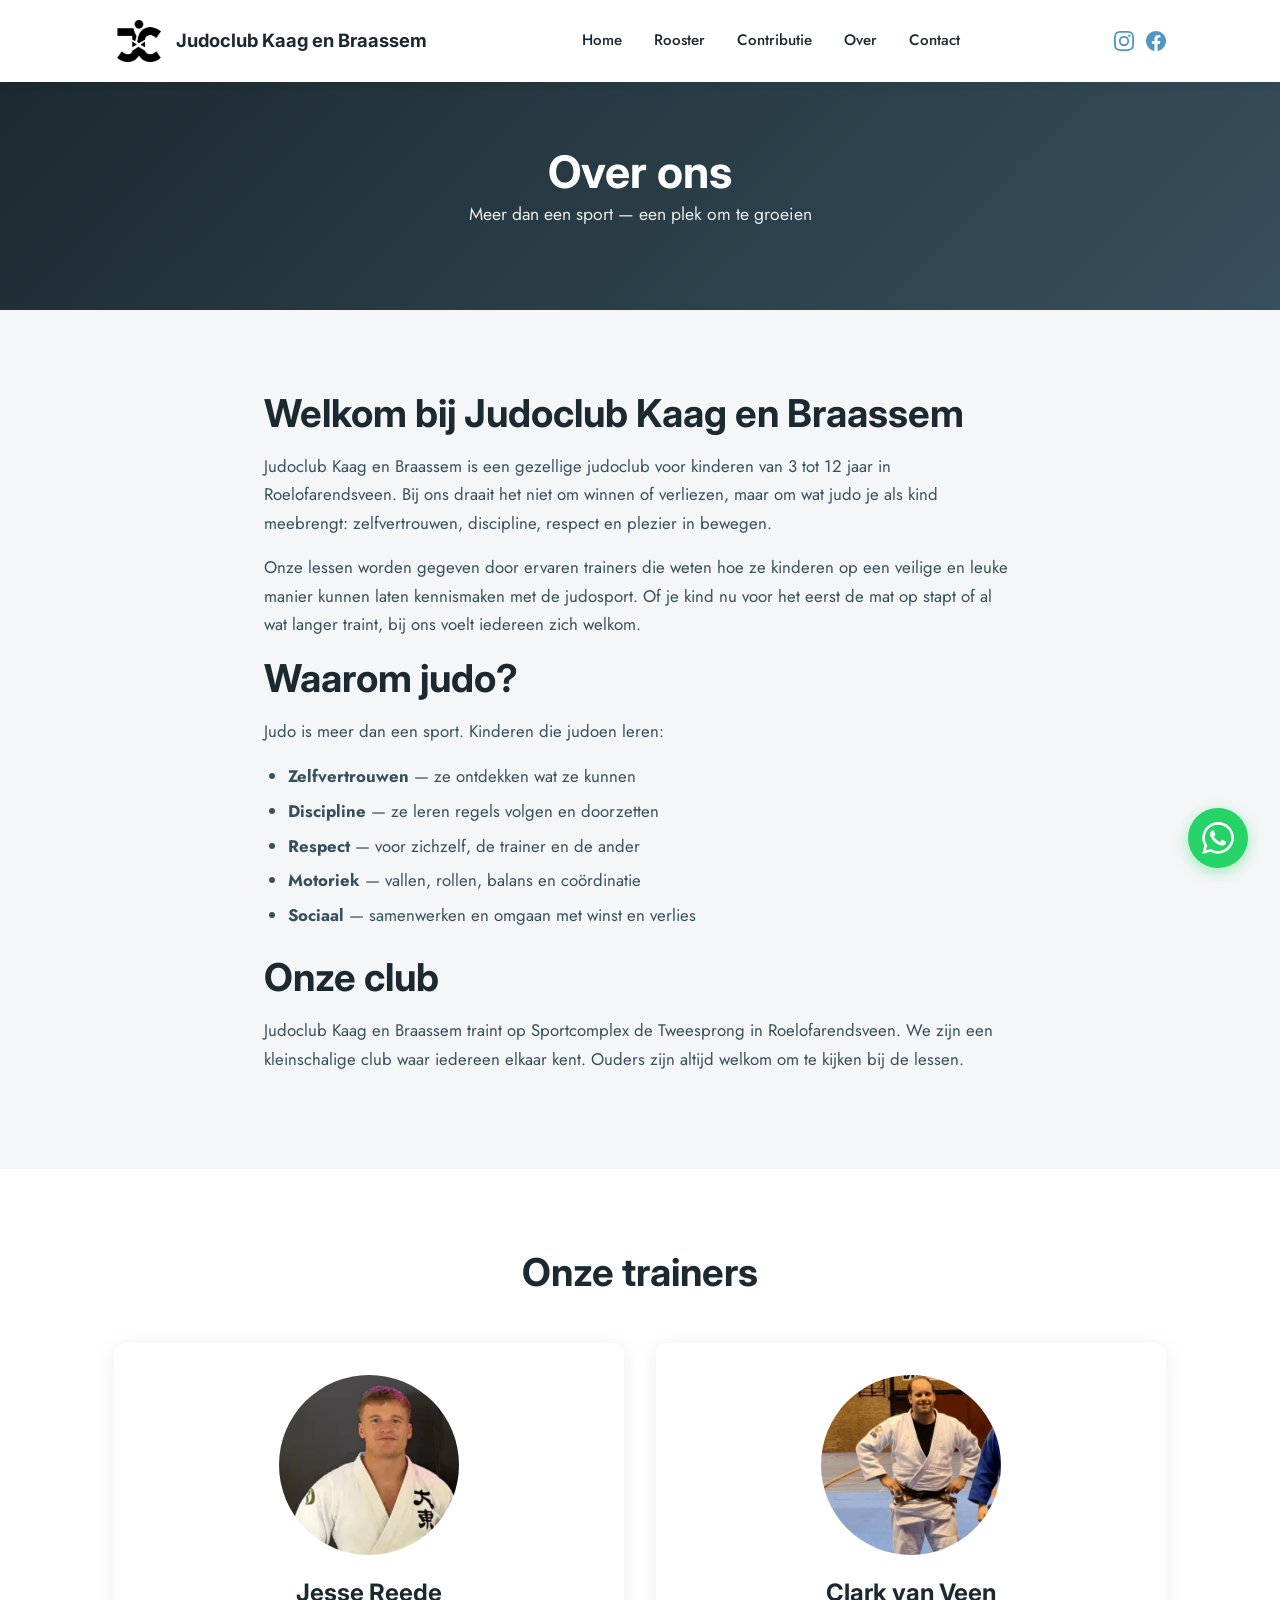
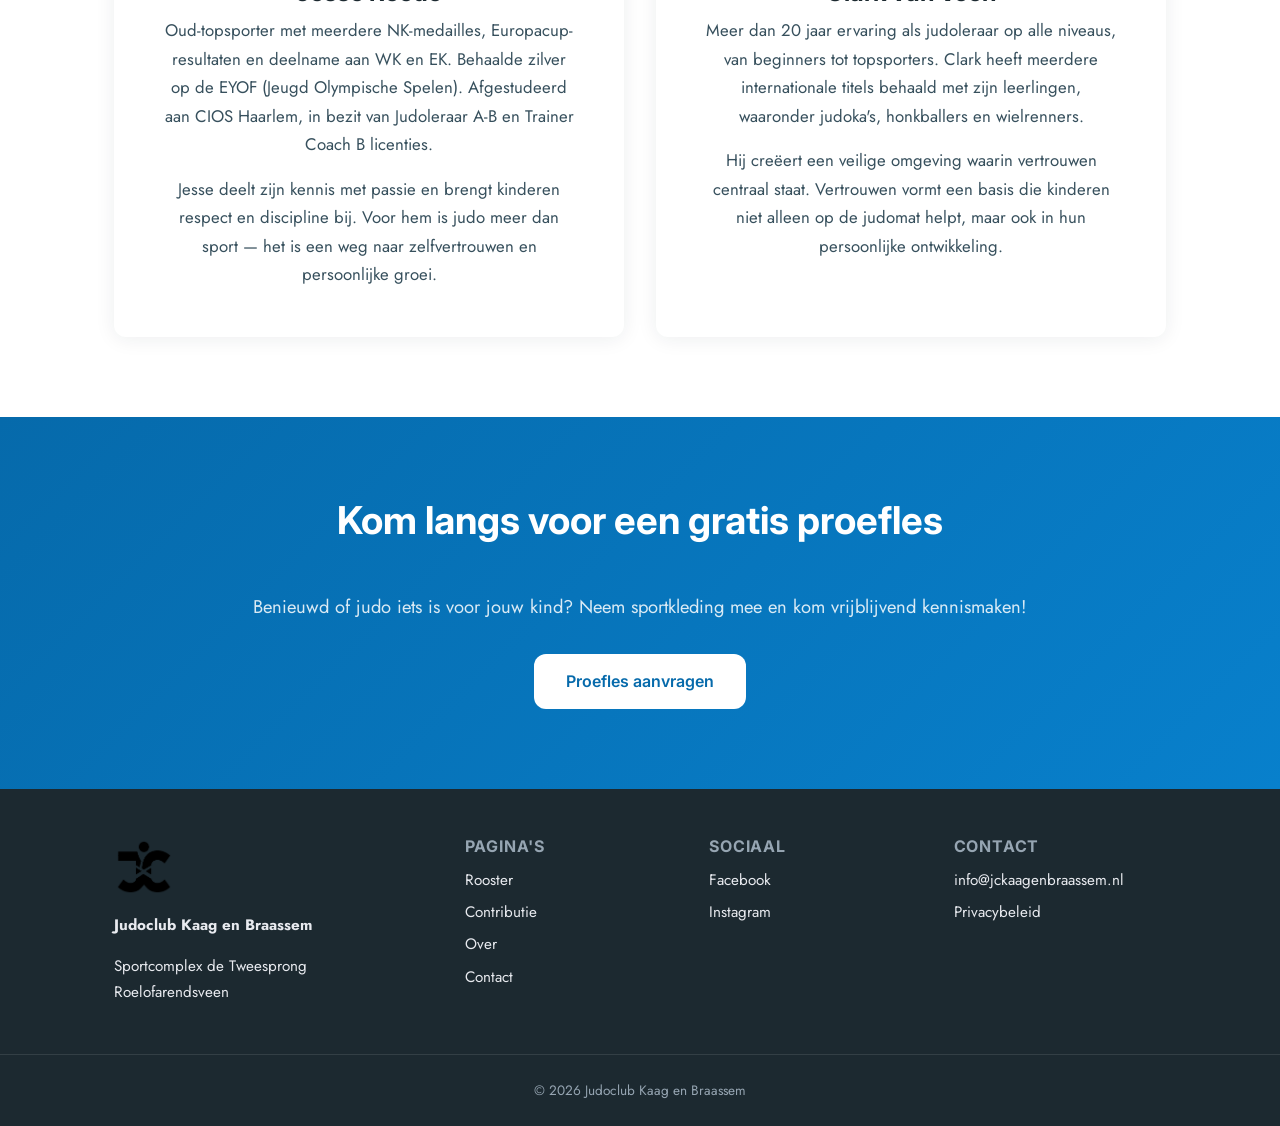
<file: over.html>
<!DOCTYPE html>
<html lang="nl">
<head>
    <meta charset="UTF-8">
    <meta name="viewport" content="width=device-width, initial-scale=1.0">
    <title>Over Ons | Judoclub Kaag en Braassem</title>
    <meta name="description" content="Leer Judoclub Kaag en Braassem kennen. Onze missie: kinderen van 3 tot 12 jaar zelfvertrouwen en discipline bijbrengen door recreatief judo.">
    <meta property="og:title" content="Over Ons | Judoclub Kaag en Braassem">
    <meta property="og:description" content="Leer Judoclub Kaag en Braassem kennen. Onze missie: kinderen van 3 tot 12 jaar zelfvertrouwen en discipline bijbrengen door recreatief judo.">
    <meta property="og:locale" content="nl_NL">
    <meta property="og:type" content="website">
    <meta property="og:url" content="https://jckaagenbraassem.nl/over.html">
    <meta name="twitter:card" content="summary">
    <link rel="canonical" href="https://jckaagenbraassem.nl/over.html">
    <link rel="icon" href="images/logo.webp" type="image/webp">
    <link rel="apple-touch-icon" href="images/logo.webp">
    <link rel="preconnect" href="https://fonts.googleapis.com">
    <link rel="preconnect" href="https://fonts.gstatic.com" crossorigin>
    <link href="https://fonts.googleapis.com/css2?family=Inter:wght@400;600;700;800&family=Jost:wght@300;400;500;600&display=swap" rel="stylesheet">
    <link rel="stylesheet" href="style.css">
</head>
<body>

<header class="header">
    <div class="container header-inner">
        <a href="/" class="logo">
            <img src="images/logo.webp" alt="Logo Judoclub Kaag en Braassem" width="50" height="50">
            <span>Judoclub Kaag en Braassem</span>
        </a>
        <button class="menu-toggle" aria-label="Menu openen">
            <span></span><span></span><span></span>
        </button>
        <nav class="nav" aria-label="Hoofdnavigatie">
            <a href="/">Home</a>
            <a href="rooster.html">Rooster</a>
            <a href="contributie.html">Contributie</a>
            <a href="over.html">Over</a>
            <a href="contact.html">Contact</a>
        </nav>
        <div class="header-socials">
            <a href="https://www.instagram.com/judoclub_kaagenbraassem" target="_blank" rel="noopener" aria-label="Instagram"><svg viewBox="0 0 24 24" width="20" height="20"><path d="M12 2.163c3.204 0 3.584.012 4.85.07 3.252.148 4.771 1.691 4.919 4.919.058 1.265.069 1.645.069 4.849 0 3.205-.012 3.584-.069 4.849-.149 3.225-1.664 4.771-4.919 4.919-1.266.058-1.644.07-4.85.07-3.204 0-3.584-.012-4.849-.07-3.26-.149-4.771-1.699-4.919-4.92-.058-1.265-.07-1.644-.07-4.849 0-3.204.013-3.583.07-4.849.149-3.227 1.664-4.771 4.919-4.919 1.266-.057 1.645-.069 4.849-.069zM12 0C8.741 0 8.333.014 7.053.072 2.695.272.273 2.69.073 7.052.014 8.333 0 8.741 0 12c0 3.259.014 3.668.072 4.948.2 4.358 2.618 6.78 6.98 6.98C8.333 23.986 8.741 24 12 24c3.259 0 3.668-.014 4.948-.072 4.354-.2 6.782-2.618 6.979-6.98.059-1.28.073-1.689.073-4.948 0-3.259-.014-3.667-.072-4.947-.196-4.354-2.617-6.78-6.979-6.98C15.668.014 15.259 0 12 0zm0 5.838a6.162 6.162 0 100 12.324 6.162 6.162 0 000-12.324zM12 16a4 4 0 110-8 4 4 0 010 8zm6.406-11.845a1.44 1.44 0 100 2.881 1.44 1.44 0 000-2.881z"/></svg></a>
            <a href="https://www.facebook.com/share/1AnvrGTB4k/" target="_blank" rel="noopener" aria-label="Facebook"><svg viewBox="0 0 24 24" width="20" height="20"><path d="M24 12.073c0-6.627-5.373-12-12-12s-12 5.373-12 12c0 5.99 4.388 10.954 10.125 11.854v-8.385H7.078v-3.47h3.047V9.43c0-3.007 1.792-4.669 4.533-4.669 1.312 0 2.686.235 2.686.235v2.953H15.83c-1.491 0-1.956.925-1.956 1.874v2.25h3.328l-.532 3.47h-2.796v8.385C19.612 23.027 24 18.062 24 12.073z"/></svg></a>
        </div>
    </div>
</header>

<div class="page-header">
    <h1>Over ons</h1>
    <p>Meer dan een sport — een plek om te groeien</p>
</div>

<section class="section">
    <div class="container content">
        <h2>Welkom bij Judoclub Kaag en Braassem</h2>
        <p>Judoclub Kaag en Braassem is een gezellige judoclub voor kinderen van 3 tot 12 jaar in Roelofarendsveen. Bij ons draait het niet om winnen of verliezen, maar om wat judo je als kind meebrengt: zelfvertrouwen, discipline, respect en plezier in bewegen.</p>
        <p>Onze lessen worden gegeven door ervaren trainers die weten hoe ze kinderen op een veilige en leuke manier kunnen laten kennismaken met de judosport. Of je kind nu voor het eerst de mat op stapt of al wat langer traint, bij ons voelt iedereen zich welkom.</p>

        <h2>Waarom judo?</h2>
        <p>Judo is meer dan een sport. Kinderen die judoen leren:</p>
        <ul>
            <li><strong>Zelfvertrouwen</strong> — ze ontdekken wat ze kunnen</li>
            <li><strong>Discipline</strong> — ze leren regels volgen en doorzetten</li>
            <li><strong>Respect</strong> — voor zichzelf, de trainer en de ander</li>
            <li><strong>Motoriek</strong> — vallen, rollen, balans en coördinatie</li>
            <li><strong>Sociaal</strong> — samenwerken en omgaan met winst en verlies</li>
        </ul>

        <h2>Onze club</h2>
        <p>Judoclub Kaag en Braassem traint op Sportcomplex de Tweesprong in Roelofarendsveen. We zijn een kleinschalige club waar iedereen elkaar kent. Ouders zijn altijd welkom om te kijken bij de lessen.</p>
    </div>
</section>

<section class="section section-alt">
    <div class="container">
        <h2 style="text-align: center; margin-bottom: 3rem;">Onze trainers</h2>
        <div class="grid-2">
            <div class="trainer-card" id="jesse">
                <img src="images/jesse.webp" alt="Judotrainer Jesse Reede van Judoclub Kaag en Braassem" loading="lazy">
                <h3>Jesse Reede</h3>
                <p>Oud-topsporter met meerdere NK-medailles, Europacup-resultaten en deelname aan WK en EK. Behaalde zilver op de EYOF (Jeugd Olympische Spelen). Afgestudeerd aan CIOS Haarlem, in bezit van Judoleraar A-B en Trainer Coach B licenties.</p>
                <p>Jesse deelt zijn kennis met passie en brengt kinderen respect en discipline bij. Voor hem is judo meer dan sport — het is een weg naar zelfvertrouwen en persoonlijke groei.</p>
            </div>
            <div class="trainer-card" id="clark">
                <img src="images/clark.webp" alt="Judotrainer Clark van Veen van Judoclub Kaag en Braassem" loading="lazy">
                <h3>Clark van Veen</h3>
                <p>Meer dan 20 jaar ervaring als judoleraar op alle niveaus, van beginners tot topsporters. Clark heeft meerdere internationale titels behaald met zijn leerlingen, waaronder judoka's, honkballers en wielrenners.</p>
                <p>Hij creëert een veilige omgeving waarin vertrouwen centraal staat. Vertrouwen vormt een basis die kinderen niet alleen op de judomat helpt, maar ook in hun persoonlijke ontwikkeling.</p>
            </div>
        </div>
    </div>
</section>

<section class="section section-cta">
    <div class="container cta-content">
        <h2>Kom langs voor een gratis proefles</h2>
        <p>Benieuwd of judo iets is voor jouw kind? Neem sportkleding mee en kom vrijblijvend kennismaken!</p>
        <a href="contact.html" class="btn btn-white">Proefles aanvragen</a>
    </div>
</section>

<footer class="footer">
    <div class="container footer-inner">
        <div class="footer-col">
            <img src="images/logo.webp" alt="Logo Judoclub Kaag en Braassem" width="60" height="60">
            <p><strong>Judoclub Kaag en Braassem</strong></p>
            <p>Sportcomplex de Tweesprong<br>Roelofarendsveen</p>
        </div>
        <div class="footer-col">
            <h4>Pagina's</h4>
            <a href="rooster.html">Rooster</a>
            <a href="contributie.html">Contributie</a>
            <a href="over.html">Over</a>
            <a href="contact.html">Contact</a>
        </div>
        <div class="footer-col">
            <h4>Sociaal</h4>
            <a href="https://www.facebook.com/share/1AnvrGTB4k/" target="_blank" rel="noopener">Facebook</a>
            <a href="https://www.instagram.com/judoclub_kaagenbraassem" target="_blank" rel="noopener">Instagram</a>
        </div>
        <div class="footer-col">
            <h4>Contact</h4>
            <a href="mailto:info@jckaagenbraassem.nl">info@jckaagenbraassem.nl</a>
            <a href="privacybeleid.html">Privacybeleid</a>
        </div>
    </div>
    <div class="footer-bottom">
        <div class="container">
            <p>&copy; 2026 Judoclub Kaag en Braassem</p>
        </div>
    </div>
</footer>

<script>
document.querySelector('.menu-toggle').addEventListener('click', function() {
    document.querySelector('.nav').classList.toggle('nav-open');
    this.classList.toggle('active');
});
</script>

<div class="whatsapp-widget"><a href="https://wa.me/31619466093" target="_blank" rel="noopener" aria-label="Chat via WhatsApp"><svg viewBox="0 0 24 24"><path d="M17.472 14.382c-.297-.149-1.758-.867-2.03-.967-.273-.099-.471-.148-.67.15-.197.297-.767.966-.94 1.164-.173.199-.347.223-.644.075-.297-.15-1.255-.463-2.39-1.475-.883-.788-1.48-1.761-1.653-2.059-.173-.297-.018-.458.13-.606.134-.133.298-.347.446-.52.149-.174.198-.298.298-.497.099-.198.05-.371-.025-.52-.075-.149-.669-1.612-.916-2.207-.242-.579-.487-.5-.669-.51-.173-.008-.371-.01-.57-.01-.198 0-.52.074-.792.372-.272.297-1.04 1.016-1.04 2.479 0 1.462 1.065 2.875 1.213 3.074.149.198 2.096 3.2 5.077 4.487.709.306 1.262.489 1.694.625.712.227 1.36.195 1.871.118.571-.085 1.758-.719 2.006-1.413.248-.694.248-1.289.173-1.413-.074-.124-.272-.198-.57-.347m-5.421 7.403h-.004a9.87 9.87 0 01-5.031-1.378l-.361-.214-3.741.982.998-3.648-.235-.374a9.86 9.86 0 01-1.51-5.26c.001-5.45 4.436-9.884 9.888-9.884 2.64 0 5.122 1.03 6.988 2.898a9.825 9.825 0 012.893 6.994c-.003 5.45-4.437 9.884-9.885 9.884m8.413-18.297A11.815 11.815 0 0012.05 0C5.495 0 .16 5.335.157 11.892c0 2.096.547 4.142 1.588 5.945L.057 24l6.305-1.654a11.882 11.882 0 005.683 1.448h.005c6.554 0 11.89-5.335 11.893-11.893a11.821 11.821 0 00-3.48-8.413z"/></svg></a></div>
</body>
</html>
</file>
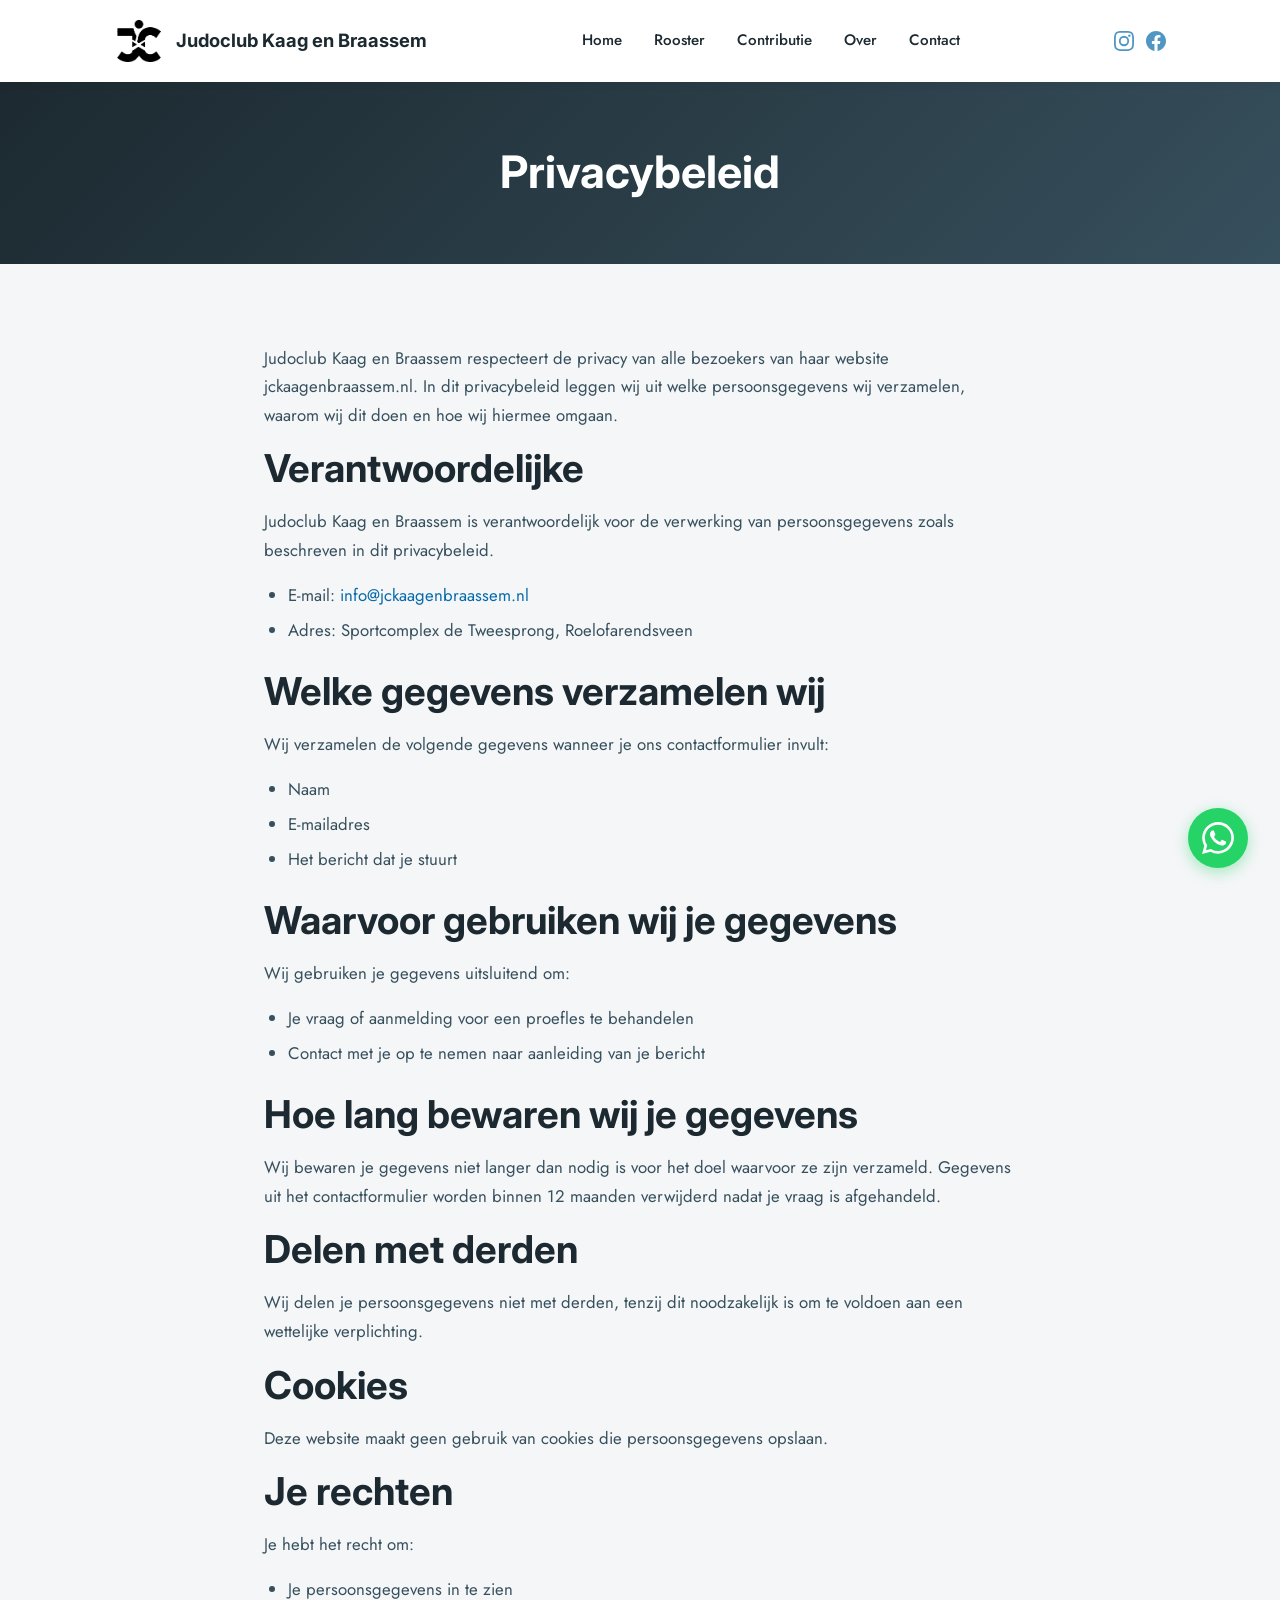
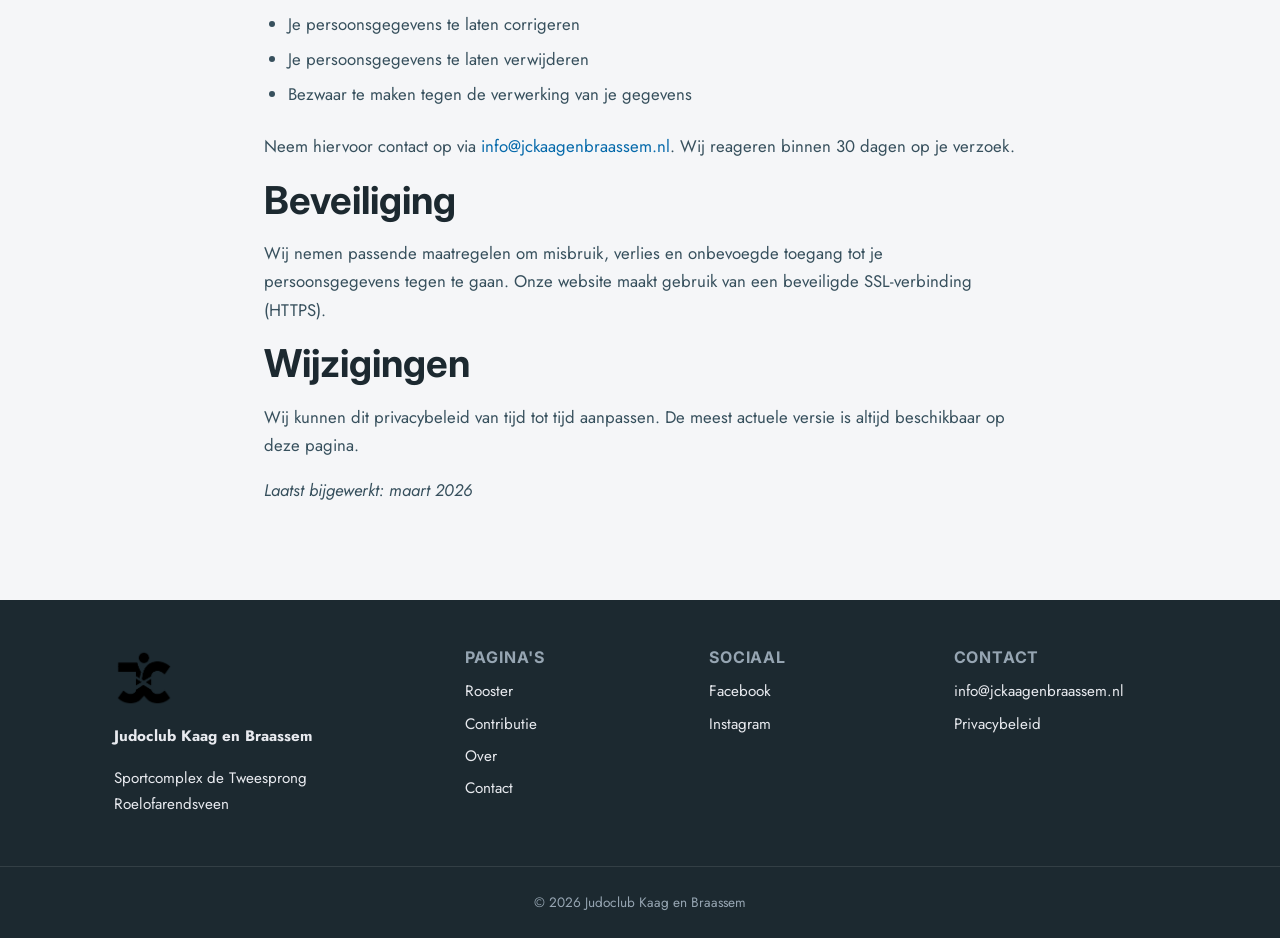
<file: privacybeleid.html>
<!DOCTYPE html>
<html lang="nl">
<head>
    <meta charset="UTF-8">
    <meta name="viewport" content="width=device-width, initial-scale=1.0">
    <title>Privacybeleid | Judoclub Kaag en Braassem</title>
    <meta name="description" content="Lees het privacybeleid van Judoclub Kaag en Braassem. Informatie over hoe wij omgaan met persoonsgegevens van leden en bezoekers van onze judoclub in Roelofarendsveen.">
    <meta property="og:title" content="Privacybeleid | Judoclub Kaag en Braassem">
    <meta property="og:description" content="Lees het privacybeleid van Judoclub Kaag en Braassem. Informatie over hoe wij omgaan met persoonsgegevens van leden en bezoekers van onze judoclub in Roelofarendsveen.">
    <meta property="og:locale" content="nl_NL">
    <meta property="og:type" content="website">
    <meta property="og:url" content="https://jckaagenbraassem.nl/privacybeleid.html">
    <meta name="twitter:card" content="summary">
    <link rel="canonical" href="https://jckaagenbraassem.nl/privacybeleid.html">
    <link rel="icon" href="images/logo.webp" type="image/webp">
    <link rel="apple-touch-icon" href="images/logo.webp">
    <link rel="preconnect" href="https://fonts.googleapis.com">
    <link rel="preconnect" href="https://fonts.gstatic.com" crossorigin>
    <link href="https://fonts.googleapis.com/css2?family=Inter:wght@400;600;700;800&family=Jost:wght@300;400;500;600&display=swap" rel="stylesheet">
    <link rel="stylesheet" href="style.css">
</head>
<body>

<header class="header">
    <div class="container header-inner">
        <a href="/" class="logo">
            <img src="images/logo.webp" alt="Logo Judoclub Kaag en Braassem" width="50" height="50">
            <span>Judoclub Kaag en Braassem</span>
        </a>
        <button class="menu-toggle" aria-label="Menu openen">
            <span></span><span></span><span></span>
        </button>
        <nav class="nav" aria-label="Hoofdnavigatie">
            <a href="/">Home</a>
            <a href="rooster.html">Rooster</a>
            <a href="contributie.html">Contributie</a>
            <a href="over.html">Over</a>
            <a href="contact.html">Contact</a>
        </nav>
        <div class="header-socials">
            <a href="https://www.instagram.com/judoclub_kaagenbraassem" target="_blank" rel="noopener" aria-label="Instagram"><svg viewBox="0 0 24 24" width="20" height="20"><path d="M12 2.163c3.204 0 3.584.012 4.85.07 3.252.148 4.771 1.691 4.919 4.919.058 1.265.069 1.645.069 4.849 0 3.205-.012 3.584-.069 4.849-.149 3.225-1.664 4.771-4.919 4.919-1.266.058-1.644.07-4.85.07-3.204 0-3.584-.012-4.849-.07-3.26-.149-4.771-1.699-4.919-4.92-.058-1.265-.07-1.644-.07-4.849 0-3.204.013-3.583.07-4.849.149-3.227 1.664-4.771 4.919-4.919 1.266-.057 1.645-.069 4.849-.069zM12 0C8.741 0 8.333.014 7.053.072 2.695.272.273 2.69.073 7.052.014 8.333 0 8.741 0 12c0 3.259.014 3.668.072 4.948.2 4.358 2.618 6.78 6.98 6.98C8.333 23.986 8.741 24 12 24c3.259 0 3.668-.014 4.948-.072 4.354-.2 6.782-2.618 6.979-6.98.059-1.28.073-1.689.073-4.948 0-3.259-.014-3.667-.072-4.947-.196-4.354-2.617-6.78-6.979-6.98C15.668.014 15.259 0 12 0zm0 5.838a6.162 6.162 0 100 12.324 6.162 6.162 0 000-12.324zM12 16a4 4 0 110-8 4 4 0 010 8zm6.406-11.845a1.44 1.44 0 100 2.881 1.44 1.44 0 000-2.881z"/></svg></a>
            <a href="https://www.facebook.com/share/1AnvrGTB4k/" target="_blank" rel="noopener" aria-label="Facebook"><svg viewBox="0 0 24 24" width="20" height="20"><path d="M24 12.073c0-6.627-5.373-12-12-12s-12 5.373-12 12c0 5.99 4.388 10.954 10.125 11.854v-8.385H7.078v-3.47h3.047V9.43c0-3.007 1.792-4.669 4.533-4.669 1.312 0 2.686.235 2.686.235v2.953H15.83c-1.491 0-1.956.925-1.956 1.874v2.25h3.328l-.532 3.47h-2.796v8.385C19.612 23.027 24 18.062 24 12.073z"/></svg></a>
        </div>
    </div>
</header>

<div class="page-header">
    <h1>Privacybeleid</h1>
</div>

<section class="section">
    <div class="container content">
        <p>Judoclub Kaag en Braassem respecteert de privacy van alle bezoekers van haar website jckaagenbraassem.nl. In dit privacybeleid leggen wij uit welke persoonsgegevens wij verzamelen, waarom wij dit doen en hoe wij hiermee omgaan.</p>

        <h2>Verantwoordelijke</h2>
        <p>Judoclub Kaag en Braassem is verantwoordelijk voor de verwerking van persoonsgegevens zoals beschreven in dit privacybeleid.</p>
        <ul>
            <li>E-mail: <a href="mailto:info@jckaagenbraassem.nl">info@jckaagenbraassem.nl</a></li>
            <li>Adres: Sportcomplex de Tweesprong, Roelofarendsveen</li>
        </ul>

        <h2>Welke gegevens verzamelen wij</h2>
        <p>Wij verzamelen de volgende gegevens wanneer je ons contactformulier invult:</p>
        <ul>
            <li>Naam</li>
            <li>E-mailadres</li>
            <li>Het bericht dat je stuurt</li>
        </ul>

        <h2>Waarvoor gebruiken wij je gegevens</h2>
        <p>Wij gebruiken je gegevens uitsluitend om:</p>
        <ul>
            <li>Je vraag of aanmelding voor een proefles te behandelen</li>
            <li>Contact met je op te nemen naar aanleiding van je bericht</li>
        </ul>

        <h2>Hoe lang bewaren wij je gegevens</h2>
        <p>Wij bewaren je gegevens niet langer dan nodig is voor het doel waarvoor ze zijn verzameld. Gegevens uit het contactformulier worden binnen 12 maanden verwijderd nadat je vraag is afgehandeld.</p>

        <h2>Delen met derden</h2>
        <p>Wij delen je persoonsgegevens niet met derden, tenzij dit noodzakelijk is om te voldoen aan een wettelijke verplichting.</p>

        <h2>Cookies</h2>
        <p>Deze website maakt geen gebruik van cookies die persoonsgegevens opslaan.</p>

        <h2>Je rechten</h2>
        <p>Je hebt het recht om:</p>
        <ul>
            <li>Je persoonsgegevens in te zien</li>
            <li>Je persoonsgegevens te laten corrigeren</li>
            <li>Je persoonsgegevens te laten verwijderen</li>
            <li>Bezwaar te maken tegen de verwerking van je gegevens</li>
        </ul>
        <p>Neem hiervoor contact op via <a href="mailto:info@jckaagenbraassem.nl">info@jckaagenbraassem.nl</a>. Wij reageren binnen 30 dagen op je verzoek.</p>

        <h2>Beveiliging</h2>
        <p>Wij nemen passende maatregelen om misbruik, verlies en onbevoegde toegang tot je persoonsgegevens tegen te gaan. Onze website maakt gebruik van een beveiligde SSL-verbinding (HTTPS).</p>

        <h2>Wijzigingen</h2>
        <p>Wij kunnen dit privacybeleid van tijd tot tijd aanpassen. De meest actuele versie is altijd beschikbaar op deze pagina.</p>
        <p><em>Laatst bijgewerkt: maart 2026</em></p>
    </div>
</section>

<footer class="footer">
    <div class="container footer-inner">
        <div class="footer-col">
            <img src="images/logo.webp" alt="Logo Judoclub Kaag en Braassem" width="60" height="60">
            <p><strong>Judoclub Kaag en Braassem</strong></p>
            <p>Sportcomplex de Tweesprong<br>Roelofarendsveen</p>
        </div>
        <div class="footer-col">
            <h4>Pagina's</h4>
            <a href="rooster.html">Rooster</a>
            <a href="contributie.html">Contributie</a>
            <a href="over.html">Over</a>
            <a href="contact.html">Contact</a>
        </div>
        <div class="footer-col">
            <h4>Sociaal</h4>
            <a href="https://www.facebook.com/share/1AnvrGTB4k/" target="_blank" rel="noopener">Facebook</a>
            <a href="https://www.instagram.com/judoclub_kaagenbraassem" target="_blank" rel="noopener">Instagram</a>
        </div>
        <div class="footer-col">
            <h4>Contact</h4>
            <a href="mailto:info@jckaagenbraassem.nl">info@jckaagenbraassem.nl</a>
            <a href="privacybeleid.html">Privacybeleid</a>
        </div>
    </div>
    <div class="footer-bottom">
        <div class="container">
            <p>&copy; 2026 Judoclub Kaag en Braassem</p>
        </div>
    </div>
</footer>

<script>
document.querySelector('.menu-toggle').addEventListener('click', function() {
    document.querySelector('.nav').classList.toggle('nav-open');
    this.classList.toggle('active');
});
</script>

<div class="whatsapp-widget"><a href="https://wa.me/31619466093" target="_blank" rel="noopener" aria-label="Chat via WhatsApp"><svg viewBox="0 0 24 24"><path d="M17.472 14.382c-.297-.149-1.758-.867-2.03-.967-.273-.099-.471-.148-.67.15-.197.297-.767.966-.94 1.164-.173.199-.347.223-.644.075-.297-.15-1.255-.463-2.39-1.475-.883-.788-1.48-1.761-1.653-2.059-.173-.297-.018-.458.13-.606.134-.133.298-.347.446-.52.149-.174.198-.298.298-.497.099-.198.05-.371-.025-.52-.075-.149-.669-1.612-.916-2.207-.242-.579-.487-.5-.669-.51-.173-.008-.371-.01-.57-.01-.198 0-.52.074-.792.372-.272.297-1.04 1.016-1.04 2.479 0 1.462 1.065 2.875 1.213 3.074.149.198 2.096 3.2 5.077 4.487.709.306 1.262.489 1.694.625.712.227 1.36.195 1.871.118.571-.085 1.758-.719 2.006-1.413.248-.694.248-1.289.173-1.413-.074-.124-.272-.198-.57-.347m-5.421 7.403h-.004a9.87 9.87 0 01-5.031-1.378l-.361-.214-3.741.982.998-3.648-.235-.374a9.86 9.86 0 01-1.51-5.26c.001-5.45 4.436-9.884 9.888-9.884 2.64 0 5.122 1.03 6.988 2.898a9.825 9.825 0 012.893 6.994c-.003 5.45-4.437 9.884-9.885 9.884m8.413-18.297A11.815 11.815 0 0012.05 0C5.495 0 .16 5.335.157 11.892c0 2.096.547 4.142 1.588 5.945L.057 24l6.305-1.654a11.882 11.882 0 005.683 1.448h.005c6.554 0 11.89-5.335 11.893-11.893a11.821 11.821 0 00-3.48-8.413z"/></svg></a></div>
</body>
</html>
</file>
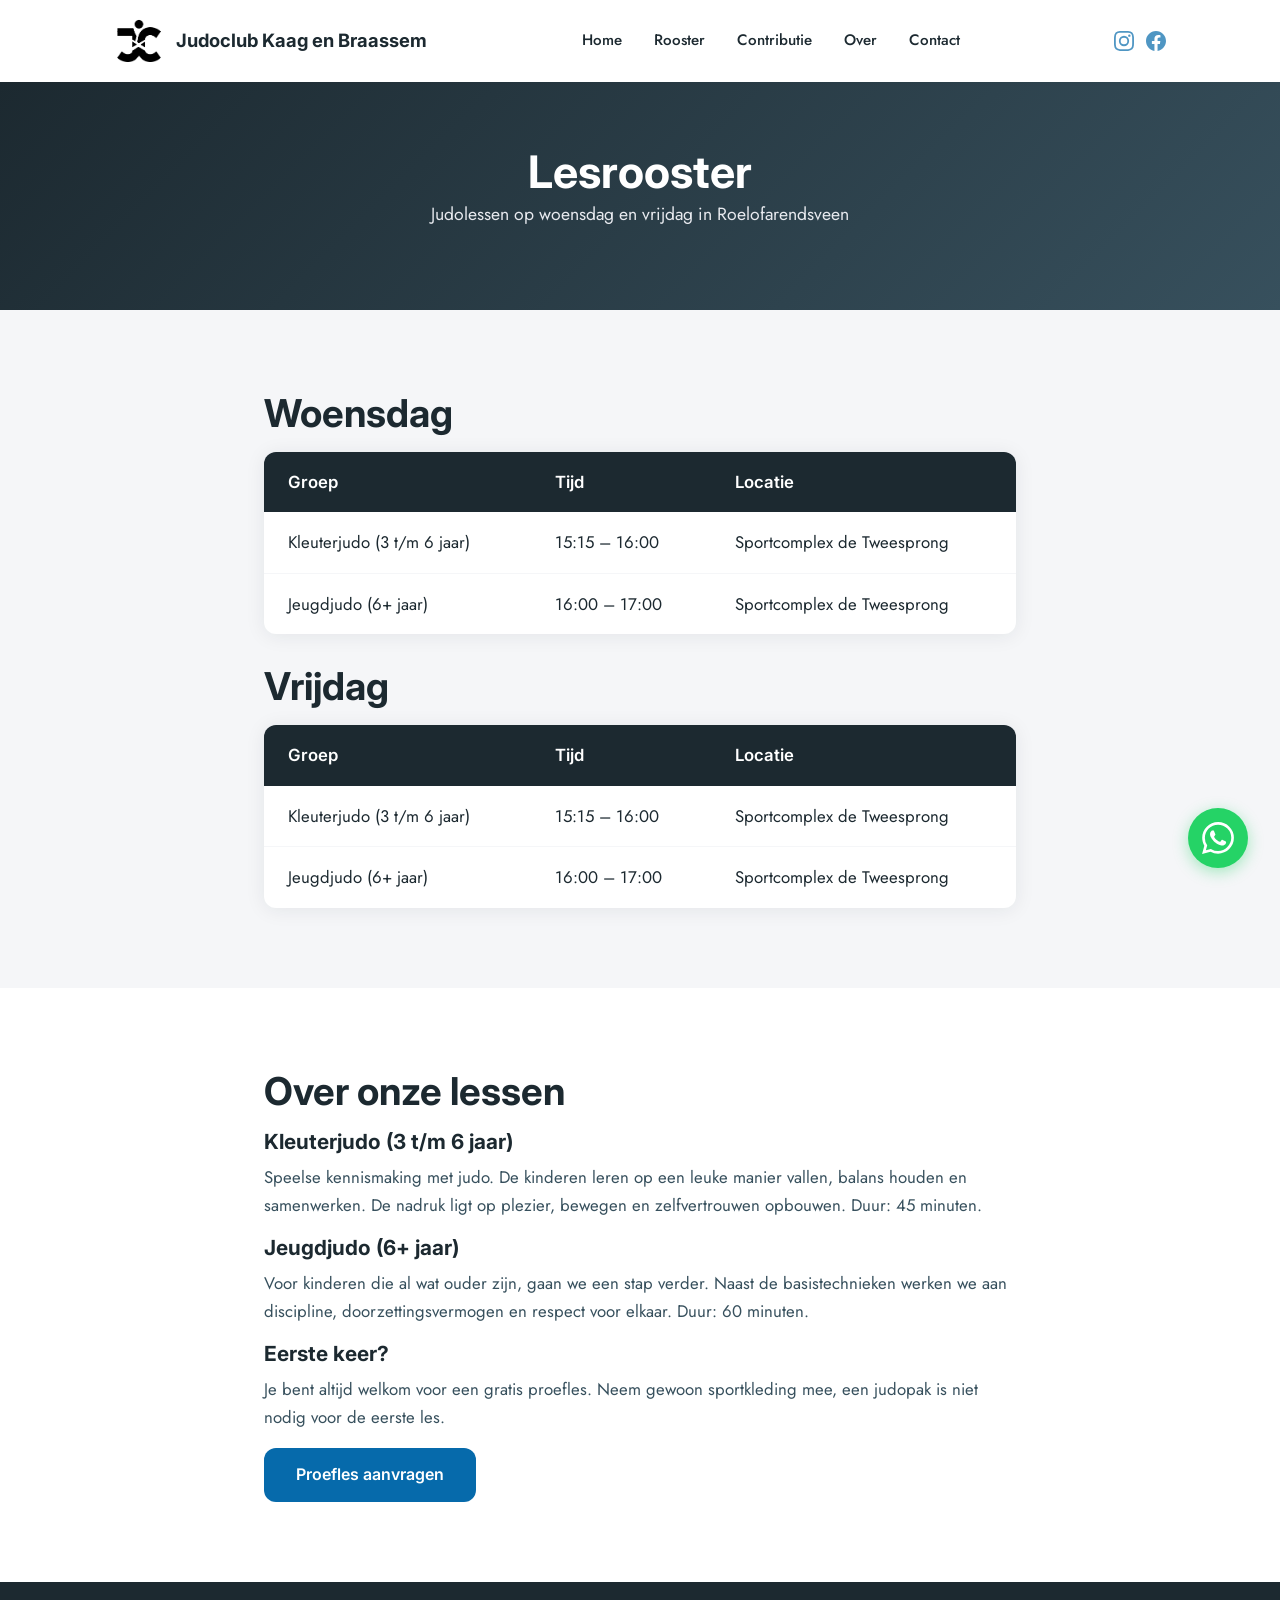
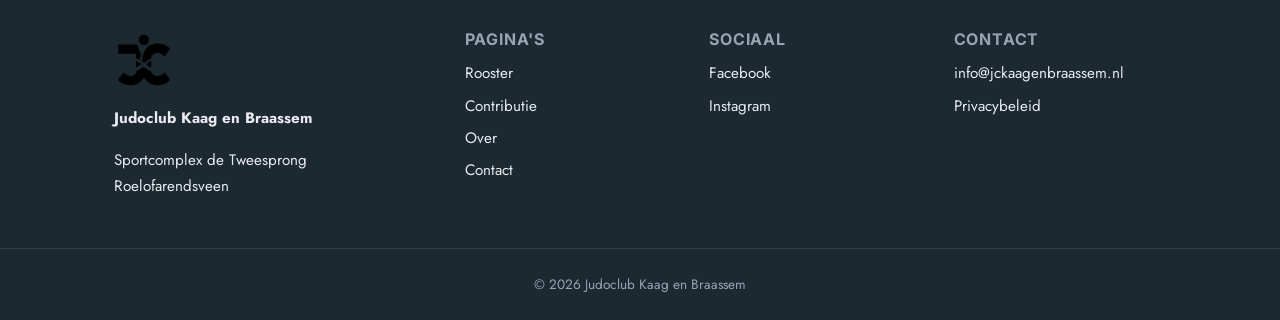
<file: rooster.html>
<!DOCTYPE html>
<html lang="nl">
<head>
    <meta charset="UTF-8">
    <meta name="viewport" content="width=device-width, initial-scale=1.0">
    <title>Lesrooster | Judoclub Kaag en Braassem</title>
    <meta name="description" content="Bekijk het lesrooster van Judoclub Kaag en Braassem. Judolessen voor kinderen van 3 tot 12 jaar in Roelofarendsveen. Bekijk de tijden voor kleuterjudo en jeugdjudo en plan een gratis proefles.">
    <meta property="og:title" content="Lesrooster | Judoclub Kaag en Braassem">
    <meta property="og:description" content="Bekijk het lesrooster van Judoclub Kaag en Braassem. Judolessen voor kinderen van 3 tot 12 jaar in Roelofarendsveen. Bekijk de tijden voor kleuterjudo en jeugdjudo en plan een gratis proefles.">
    <meta property="og:locale" content="nl_NL">
    <meta property="og:type" content="website">
    <meta property="og:url" content="https://jckaagenbraassem.nl/rooster.html">
    <meta name="twitter:card" content="summary">
    <link rel="canonical" href="https://jckaagenbraassem.nl/rooster.html">
    <link rel="icon" href="images/logo.webp" type="image/webp">
    <link rel="apple-touch-icon" href="images/logo.webp">
    <link rel="preconnect" href="https://fonts.googleapis.com">
    <link rel="preconnect" href="https://fonts.gstatic.com" crossorigin>
    <link href="https://fonts.googleapis.com/css2?family=Inter:wght@400;600;700;800&family=Jost:wght@300;400;500;600&display=swap" rel="stylesheet">
    <link rel="stylesheet" href="style.css">
</head>
<body>

<header class="header">
    <div class="container header-inner">
        <a href="/" class="logo">
            <img src="images/logo.webp" alt="Logo Judoclub Kaag en Braassem" width="50" height="50">
            <span>Judoclub Kaag en Braassem</span>
        </a>
        <button class="menu-toggle" aria-label="Menu openen">
            <span></span><span></span><span></span>
        </button>
        <nav class="nav" aria-label="Hoofdnavigatie">
            <a href="/">Home</a>
            <a href="rooster.html">Rooster</a>
            <a href="contributie.html">Contributie</a>
            <a href="over.html">Over</a>
            <a href="contact.html">Contact</a>
        </nav>
        <div class="header-socials">
            <a href="https://www.instagram.com/judoclub_kaagenbraassem" target="_blank" rel="noopener" aria-label="Instagram"><svg viewBox="0 0 24 24" width="20" height="20"><path d="M12 2.163c3.204 0 3.584.012 4.85.07 3.252.148 4.771 1.691 4.919 4.919.058 1.265.069 1.645.069 4.849 0 3.205-.012 3.584-.069 4.849-.149 3.225-1.664 4.771-4.919 4.919-1.266.058-1.644.07-4.85.07-3.204 0-3.584-.012-4.849-.07-3.26-.149-4.771-1.699-4.919-4.92-.058-1.265-.07-1.644-.07-4.849 0-3.204.013-3.583.07-4.849.149-3.227 1.664-4.771 4.919-4.919 1.266-.057 1.645-.069 4.849-.069zM12 0C8.741 0 8.333.014 7.053.072 2.695.272.273 2.69.073 7.052.014 8.333 0 8.741 0 12c0 3.259.014 3.668.072 4.948.2 4.358 2.618 6.78 6.98 6.98C8.333 23.986 8.741 24 12 24c3.259 0 3.668-.014 4.948-.072 4.354-.2 6.782-2.618 6.979-6.98.059-1.28.073-1.689.073-4.948 0-3.259-.014-3.667-.072-4.947-.196-4.354-2.617-6.78-6.979-6.98C15.668.014 15.259 0 12 0zm0 5.838a6.162 6.162 0 100 12.324 6.162 6.162 0 000-12.324zM12 16a4 4 0 110-8 4 4 0 010 8zm6.406-11.845a1.44 1.44 0 100 2.881 1.44 1.44 0 000-2.881z"/></svg></a>
            <a href="https://www.facebook.com/share/1AnvrGTB4k/" target="_blank" rel="noopener" aria-label="Facebook"><svg viewBox="0 0 24 24" width="20" height="20"><path d="M24 12.073c0-6.627-5.373-12-12-12s-12 5.373-12 12c0 5.99 4.388 10.954 10.125 11.854v-8.385H7.078v-3.47h3.047V9.43c0-3.007 1.792-4.669 4.533-4.669 1.312 0 2.686.235 2.686.235v2.953H15.83c-1.491 0-1.956.925-1.956 1.874v2.25h3.328l-.532 3.47h-2.796v8.385C19.612 23.027 24 18.062 24 12.073z"/></svg></a>
        </div>
    </div>
</header>

<div class="page-header">
    <h1>Lesrooster</h1>
    <p>Judolessen op woensdag en vrijdag in Roelofarendsveen</p>
</div>

<section class="section">
    <div class="container content">
        <h2>Woensdag</h2>
        <table class="schedule-table">
            <thead>
                <tr>
                    <th>Groep</th>
                    <th>Tijd</th>
                    <th>Locatie</th>
                </tr>
            </thead>
            <tbody>
                <tr>
                    <td>Kleuterjudo (3 t/m 6 jaar)</td>
                    <td>15:15 – 16:00</td>
                    <td>Sportcomplex de Tweesprong</td>
                </tr>
                <tr>
                    <td>Jeugdjudo (6+ jaar)</td>
                    <td>16:00 – 17:00</td>
                    <td>Sportcomplex de Tweesprong</td>
                </tr>
            </tbody>
        </table>

        <br>

        <h2>Vrijdag</h2>
        <table class="schedule-table">
            <thead>
                <tr>
                    <th>Groep</th>
                    <th>Tijd</th>
                    <th>Locatie</th>
                </tr>
            </thead>
            <tbody>
                <tr>
                    <td>Kleuterjudo (3 t/m 6 jaar)</td>
                    <td>15:15 – 16:00</td>
                    <td>Sportcomplex de Tweesprong</td>
                </tr>
                <tr>
                    <td>Jeugdjudo (6+ jaar)</td>
                    <td>16:00 – 17:00</td>
                    <td>Sportcomplex de Tweesprong</td>
                </tr>
            </tbody>
        </table>
    </div>
</section>

<section class="section section-alt">
    <div class="container content">
        <h2>Over onze lessen</h2>

        <h3>Kleuterjudo (3 t/m 6 jaar)</h3>
        <p>Speelse kennismaking met judo. De kinderen leren op een leuke manier vallen, balans houden en samenwerken. De nadruk ligt op plezier, bewegen en zelfvertrouwen opbouwen. Duur: 45 minuten.</p>

        <h3>Jeugdjudo (6+ jaar)</h3>
        <p>Voor kinderen die al wat ouder zijn, gaan we een stap verder. Naast de basistechnieken werken we aan discipline, doorzettingsvermogen en respect voor elkaar. Duur: 60 minuten.</p>

        <h3>Eerste keer?</h3>
        <p>Je bent altijd welkom voor een gratis proefles. Neem gewoon sportkleding mee, een judopak is niet nodig voor de eerste les.</p>

        <a href="contact.html" class="btn">Proefles aanvragen</a>
    </div>
</section>

<footer class="footer">
    <div class="container footer-inner">
        <div class="footer-col">
            <img src="images/logo.webp" alt="Logo Judoclub Kaag en Braassem" width="60" height="60">
            <p><strong>Judoclub Kaag en Braassem</strong></p>
            <p>Sportcomplex de Tweesprong<br>Roelofarendsveen</p>
        </div>
        <div class="footer-col">
            <h4>Pagina's</h4>
            <a href="rooster.html">Rooster</a>
            <a href="contributie.html">Contributie</a>
            <a href="over.html">Over</a>
            <a href="contact.html">Contact</a>
        </div>
        <div class="footer-col">
            <h4>Sociaal</h4>
            <a href="https://www.facebook.com/share/1AnvrGTB4k/" target="_blank" rel="noopener">Facebook</a>
            <a href="https://www.instagram.com/judoclub_kaagenbraassem" target="_blank" rel="noopener">Instagram</a>
        </div>
        <div class="footer-col">
            <h4>Contact</h4>
            <a href="mailto:info@jckaagenbraassem.nl">info@jckaagenbraassem.nl</a>
            <a href="privacybeleid.html">Privacybeleid</a>
        </div>
    </div>
    <div class="footer-bottom">
        <div class="container">
            <p>&copy; 2026 Judoclub Kaag en Braassem</p>
        </div>
    </div>
</footer>

<script>
document.querySelector('.menu-toggle').addEventListener('click', function() {
    document.querySelector('.nav').classList.toggle('nav-open');
    this.classList.toggle('active');
});
</script>

<div class="whatsapp-widget"><a href="https://wa.me/31619466093" target="_blank" rel="noopener" aria-label="Chat via WhatsApp"><svg viewBox="0 0 24 24"><path d="M17.472 14.382c-.297-.149-1.758-.867-2.03-.967-.273-.099-.471-.148-.67.15-.197.297-.767.966-.94 1.164-.173.199-.347.223-.644.075-.297-.15-1.255-.463-2.39-1.475-.883-.788-1.48-1.761-1.653-2.059-.173-.297-.018-.458.13-.606.134-.133.298-.347.446-.52.149-.174.198-.298.298-.497.099-.198.05-.371-.025-.52-.075-.149-.669-1.612-.916-2.207-.242-.579-.487-.5-.669-.51-.173-.008-.371-.01-.57-.01-.198 0-.52.074-.792.372-.272.297-1.04 1.016-1.04 2.479 0 1.462 1.065 2.875 1.213 3.074.149.198 2.096 3.2 5.077 4.487.709.306 1.262.489 1.694.625.712.227 1.36.195 1.871.118.571-.085 1.758-.719 2.006-1.413.248-.694.248-1.289.173-1.413-.074-.124-.272-.198-.57-.347m-5.421 7.403h-.004a9.87 9.87 0 01-5.031-1.378l-.361-.214-3.741.982.998-3.648-.235-.374a9.86 9.86 0 01-1.51-5.26c.001-5.45 4.436-9.884 9.888-9.884 2.64 0 5.122 1.03 6.988 2.898a9.825 9.825 0 012.893 6.994c-.003 5.45-4.437 9.884-9.885 9.884m8.413-18.297A11.815 11.815 0 0012.05 0C5.495 0 .16 5.335.157 11.892c0 2.096.547 4.142 1.588 5.945L.057 24l6.305-1.654a11.882 11.882 0 005.683 1.448h.005c6.554 0 11.89-5.335 11.893-11.893a11.821 11.821 0 00-3.48-8.413z"/></svg></a></div>
</body>
</html>
</file>
<file: style.css>
/* === Reset & Base === */
*, *::before, *::after { margin: 0; padding: 0; box-sizing: border-box; }

:root {
    --bg: #f5f6f8;
    --bg-alt: #e8eaef;
    --text: #1C2930;
    --text-light: #37505d;
    --text-muted: #96A5B2;
    --accent: #066aab;
    --accent-hover: #055a91;
    --white: #ffffff;
    --radius: 12px;
    --shadow: 0 2px 20px rgba(28, 41, 48, 0.08);
}

html { scroll-behavior: smooth; }

body {
    font-family: 'Jost', sans-serif;
    font-weight: 400;
    color: var(--text);
    background: var(--bg);
    line-height: 1.7;
    font-size: 1.05rem;
}

h1, h2, h3, h4 {
    font-family: 'Inter', sans-serif;
    font-weight: 700;
    line-height: 1.2;
}

h1 { font-size: clamp(2.2rem, 5vw, 3.5rem); }
h2 { font-size: clamp(1.6rem, 3vw, 2.4rem); margin-bottom: 1rem; }
h3 { font-size: 1.3rem; margin-bottom: 0.5rem; }
h4 { font-size: 1rem; margin-bottom: 0.75rem; text-transform: uppercase; letter-spacing: 0.05em; color: var(--text-muted); }

p { margin-bottom: 1rem; color: var(--text-light); }

a { color: var(--accent); text-decoration: none; transition: color 0.2s; }
a:hover { color: var(--accent-hover); }

img { max-width: 100%; height: auto; display: block; }

.container {
    max-width: 1100px;
    margin: 0 auto;
    padding: 0 1.5rem;
}

/* === Buttons === */
.btn {
    display: inline-block;
    padding: 0.85rem 2rem;
    background: var(--accent);
    color: var(--white);
    border-radius: var(--radius);
    font-family: 'Inter', sans-serif;
    font-weight: 600;
    font-size: 1rem;
    transition: background 0.2s, transform 0.2s;
}
.btn:hover { background: var(--accent-hover); color: var(--white); transform: translateY(-1px); }

.btn-white {
    background: var(--white);
    color: var(--accent);
}
.btn-white:hover { background: #f0f0f0; color: var(--accent); }

.btn-outline {
    display: inline-block;
    padding: 0.6rem 1.4rem;
    border: 2px solid var(--accent);
    color: var(--accent);
    border-radius: var(--radius);
    font-family: 'Inter', sans-serif;
    font-weight: 600;
    font-size: 0.9rem;
    transition: all 0.2s;
}
.btn-outline:hover { background: var(--accent); color: var(--white); }

/* === Header === */
.header {
    background: var(--white);
    box-shadow: 0 1px 10px rgba(0,0,0,0.05);
    position: sticky;
    top: 0;
    z-index: 100;
}

.header-inner {
    display: flex;
    align-items: center;
    justify-content: space-between;
    padding: 1rem 1.5rem;
}
.header-socials {
    display: flex;
    gap: 0.75rem;
    align-items: center;
}
.header-socials a {
    display: flex;
    align-items: center;
    opacity: 0.7;
    transition: opacity 0.2s;
}
.header-socials a:hover { opacity: 1; }
.header-socials svg { fill: var(--accent); }

.logo {
    display: flex;
    align-items: center;
    gap: 0.75rem;
    color: var(--text);
    font-family: 'Inter', sans-serif;
    font-weight: 700;
    font-size: 1.15rem;
}
.logo:hover { color: var(--text); }
.logo img { border-radius: 8px; }

.nav {
    display: flex;
    gap: 2rem;
}

.nav a {
    color: var(--text);
    font-weight: 500;
    font-size: 0.95rem;
    position: relative;
}
.nav a::after {
    content: '';
    position: absolute;
    bottom: -4px;
    left: 0;
    width: 0;
    height: 2px;
    background: var(--accent);
    transition: width 0.2s;
}
.nav a:hover { color: var(--accent); }
.nav a:hover::after { width: 100%; }

.menu-toggle { display: none; background: none; border: none; cursor: pointer; padding: 0.5rem; }
.menu-toggle span {
    display: block;
    width: 24px;
    height: 2px;
    background: var(--text);
    margin: 5px 0;
    transition: all 0.3s;
}
.menu-toggle.active span:nth-child(1) { transform: rotate(45deg) translate(5px, 5px); }
.menu-toggle.active span:nth-child(2) { opacity: 0; }
.menu-toggle.active span:nth-child(3) { transform: rotate(-45deg) translate(5px, -5px); }

/* === Hero === */
.hero {
    background: linear-gradient(rgba(28, 41, 48, 0.7), rgba(28, 41, 48, 0.8)), url('images/hero.png') center/cover no-repeat;
    padding: 8rem 1.5rem;
    text-align: center;
}

.hero-content {
    max-width: 700px;
    margin: 0 auto;
}

.hero h1 { color: var(--white); margin-bottom: 1rem; }
.hero p { color: var(--bg-alt); font-size: 1.2rem; margin-bottom: 2rem; }

/* === Sections === */
.section {
    padding: 5rem 0;
}

.section-alt {
    background: var(--white);
}

.section h2 {
    text-align: center;
    margin-bottom: 3rem;
}

/* === Cards Grid === */
.grid-2 {
    display: grid;
    grid-template-columns: repeat(2, 1fr);
    gap: 2rem;
}

.grid-3 {
    display: grid;
    grid-template-columns: repeat(3, 1fr);
    gap: 1.5rem;
}

.card {
    background: var(--bg);
    padding: 2rem;
    border-radius: var(--radius);
    text-align: center;
    transition: transform 0.2s, box-shadow 0.2s;
    border-top: 3px solid var(--accent);
}
.card:hover { transform: translateY(-3px); box-shadow: var(--shadow); }

.card h3 { margin-bottom: 0.75rem; }

/* === Trainer Cards === */
.trainer-card {
    background: var(--white);
    border-radius: var(--radius);
    overflow: hidden;
    box-shadow: var(--shadow);
    text-align: center;
    padding: 2rem;
}

.trainer-card img {
    width: 180px;
    height: 180px;
    object-fit: cover;
    object-position: top;
    border-radius: 50%;
    margin: 0 auto 1.5rem;
}

.trainer-card h3 { font-size: 1.5rem; }
.trainer-card p { padding: 0 1rem; }
.trainer-card .btn-outline { margin-top: 0.5rem; }

/* === CTA Section === */
.section-cta {
    background: linear-gradient(135deg, var(--accent) 0%, #0880cc 100%);
    padding: 5rem 0;
    text-align: center;
}
.section-cta h2 { color: var(--white); }
.section-cta p { color: rgba(255,255,255,0.85); font-size: 1.15rem; margin-bottom: 2rem; }

/* === Schedule Table === */
.schedule-table {
    width: 100%;
    border-collapse: collapse;
    background: var(--white);
    border-radius: var(--radius);
    overflow: hidden;
    box-shadow: var(--shadow);
}

.schedule-table th {
    background: var(--text);
    color: var(--white);
    padding: 1rem 1.5rem;
    text-align: left;
    font-family: 'Inter', sans-serif;
    font-weight: 600;
}

.schedule-table td {
    padding: 1rem 1.5rem;
    border-bottom: 1px solid var(--bg);
}

.schedule-table tr:last-child td { border-bottom: none; }
.schedule-table tr:hover td { background: var(--bg); }

/* === Pricing Cards === */
.pricing-card {
    background: var(--white);
    border-radius: var(--radius);
    padding: 2.5rem;
    text-align: center;
    box-shadow: var(--shadow);
    transition: transform 0.2s;
}
.pricing-card:hover { transform: translateY(-3px); }

.pricing-card .price {
    font-family: 'Inter', sans-serif;
    font-size: 2.5rem;
    font-weight: 800;
    color: var(--accent);
    margin: 1rem 0 0.25rem;
}

.pricing-card .period {
    color: var(--text-muted);
    font-size: 0.9rem;
    margin-bottom: 1.5rem;
}

.pricing-card ul {
    list-style: none;
    margin-bottom: 2rem;
    text-align: left;
}

.pricing-card li {
    padding: 0.5rem 0;
    border-bottom: 1px solid var(--bg);
    color: var(--text-light);
}

.pricing-card li::before {
    content: '✓ ';
    color: var(--accent);
    font-weight: 700;
}

.pricing-extra {
    background: var(--white);
    border-radius: var(--radius);
    padding: 1.5rem 2rem;
    text-align: center;
    box-shadow: var(--shadow);
    margin-top: 1.5rem;
}

/* === Contact Form === */
.contact-form {
    max-width: 600px;
    margin: 0 auto;
    background: var(--white);
    padding: 2.5rem;
    border-radius: var(--radius);
    box-shadow: var(--shadow);
}

.form-group {
    margin-bottom: 1.25rem;
}

.form-group label {
    display: block;
    font-weight: 500;
    margin-bottom: 0.4rem;
    color: var(--text);
}

.form-group input,
.form-group textarea,
.form-group select {
    width: 100%;
    padding: 0.75rem 1rem;
    border: 2px solid var(--bg-alt);
    border-radius: 8px;
    font-family: 'Jost', sans-serif;
    font-size: 1rem;
    color: var(--text);
    transition: border-color 0.2s;
    background: var(--bg);
}

.form-group input:focus,
.form-group textarea:focus,
.form-group select:focus {
    outline: none;
    border-color: var(--accent);
    background: var(--white);
}

.form-group textarea { resize: vertical; min-height: 120px; }

.contact-form .btn { width: 100%; text-align: center; border: none; cursor: pointer; font-size: 1.05rem; }

/* === Info Cards (used on proefles/contact) === */
.info-grid {
    display: grid;
    grid-template-columns: repeat(3, 1fr);
    gap: 1.5rem;
    margin-bottom: 3rem;
}

.info-card {
    background: var(--white);
    padding: 1.5rem;
    border-radius: var(--radius);
    text-align: center;
    box-shadow: var(--shadow);
}

.info-card h3 { font-size: 1.1rem; }
.info-card p { margin-bottom: 0; }

/* === Content Pages === */
.page-header {
    background: linear-gradient(135deg, #1C2930 0%, #37505d 100%);
    padding: 4rem 1.5rem;
    text-align: center;
}
.page-header h1 { color: var(--white); font-size: clamp(1.8rem, 4vw, 2.8rem); }
.page-header p { color: var(--bg-alt); font-size: 1.1rem; }

.content { max-width: 800px; margin: 0 auto; }
.content h2 { text-align: left; margin-bottom: 1rem; }
.content ul { margin: 0 0 1.5rem 1.5rem; color: var(--text-light); }
.content li { margin-bottom: 0.4rem; }

/* === Footer === */
.footer {
    background: var(--text);
    color: var(--bg-alt);
    padding: 3rem 0 0;
}

.footer-inner {
    display: grid;
    grid-template-columns: 1.5fr 1fr 1fr 1fr;
    gap: 2rem;
}

.footer-col a {
    display: block;
    color: var(--bg-alt);
    margin-bottom: 0.4rem;
    font-size: 0.95rem;
}
.footer-col a:hover { color: var(--white); }
.footer-col p { color: var(--bg-alt); font-size: 0.95rem; }
.footer-col img { border-radius: 8px; margin-bottom: 1rem; }

.footer-bottom {
    margin-top: 2rem;
    padding: 1.5rem 0;
    border-top: 1px solid rgba(255,255,255,0.1);
}
.footer-bottom p { color: var(--text-muted); font-size: 0.85rem; text-align: center; margin-bottom: 0; }

/* === Responsive === */
@media (max-width: 768px) {
    .menu-toggle { display: block; }

    .nav {
        display: none;
        position: absolute;
        top: 100%;
        left: 0;
        right: 0;
        background: var(--white);
        flex-direction: column;
        padding: 1.5rem;
        gap: 1rem;
        box-shadow: 0 10px 20px rgba(0,0,0,0.1);
    }
    .nav-open { display: flex; }

    .grid-2, .grid-3 { grid-template-columns: 1fr; }
    .info-grid { grid-template-columns: 1fr; }
    .footer-inner { grid-template-columns: 1fr 1fr; gap: 2rem; }

    .hero { padding: 4rem 1.5rem; }
    .section { padding: 3rem 0; }
}

@media (max-width: 480px) {
    .footer-inner { grid-template-columns: 1fr; }
    .logo span { font-size: 0.95rem; }
}

/* === WhatsApp Widget === */
.whatsapp-widget{position:fixed;bottom:2rem;right:2rem;z-index:99}
.whatsapp-widget a{display:flex;align-items:center;justify-content:center;width:60px;height:60px;background:#25d366;border-radius:50%;box-shadow:0 4px 15px rgba(37,211,102,0.4);transition:transform .2s,box-shadow .2s}
.whatsapp-widget a:hover{transform:scale(1.1);box-shadow:0 6px 20px rgba(37,211,102,0.5)}
.whatsapp-widget svg{fill:#fff;width:32px;height:32px}
</file>
